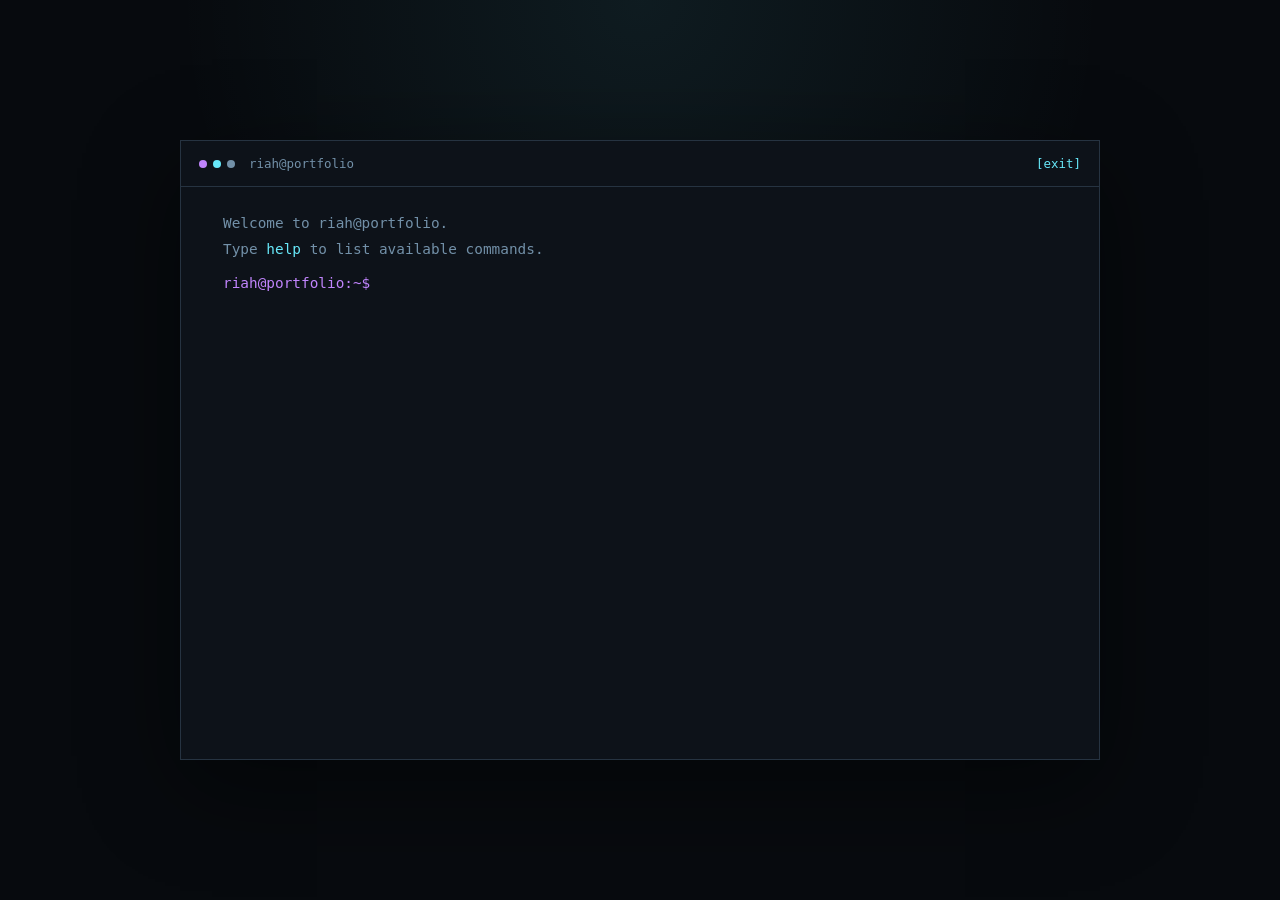
<file: terminal.html>
<!DOCTYPE html>
<html lang="fr">
<head>
  <meta charset="UTF-8">
  <meta name="viewport" content="width=device-width, initial-scale=1.0">
  <title>Terminal — Portfolio</title>
  <link rel="icon" href="assets/favicon/favicon.ico" sizes="any">
  <link rel="icon" type="image/png" sizes="32x32" href="assets/favicon/favicon-32x32.png">
  <link rel="apple-touch-icon" href="assets/favicon/apple-touch-icon.png">
  <link rel="manifest" href="assets/favicon/site.webmanifest">
  <script src="scripts/theme.js"></script>
  <link rel="stylesheet" href="styles/terminal.css">
</head>
<body>
  <main class="terminal-window" aria-label="Terminal interactif">
    <div class="terminal-bar">
      <span class="terminal-dots" aria-hidden="true"><i></i><i></i><i></i></span>
      <span>riah@portfolio</span>
      <a href="index.html" aria-label="Retour au portfolio">[exit]</a>
    </div>
    <section class="terminal-output" id="terminalOutput" aria-live="polite">
      <p>Welcome to riah@portfolio.</p>
      <p>Type <strong>help</strong> to list available commands.</p>
    </section>
    <form class="terminal-line" id="terminalForm">
      <label for="terminalCommand" id="terminalPrompt">riah@portfolio:~$</label>
      <input id="terminalCommand" name="command" type="text" autocomplete="off" spellcheck="false" autofocus aria-label="Commande terminal">
    </form>
  </main>
  <script src="scripts/terminal.js?v=6"></script>
</body>
</html>
</file>
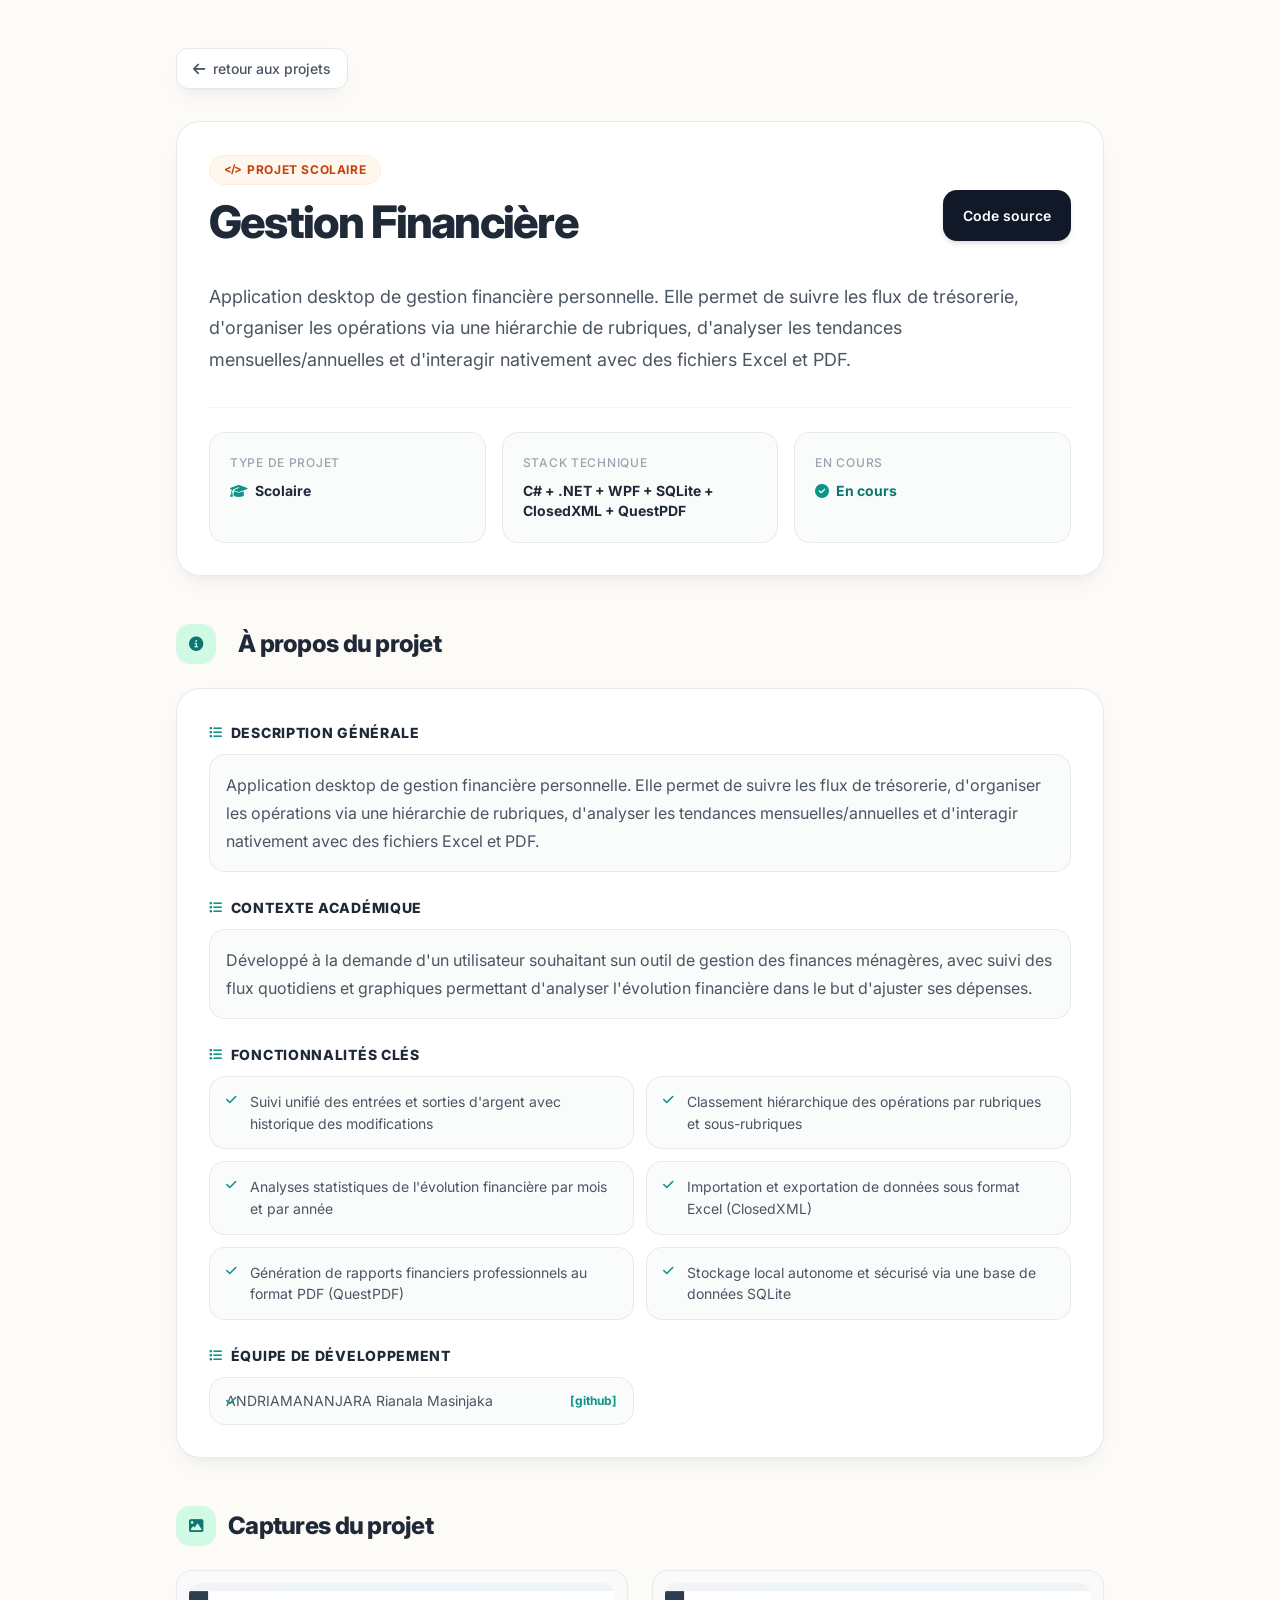
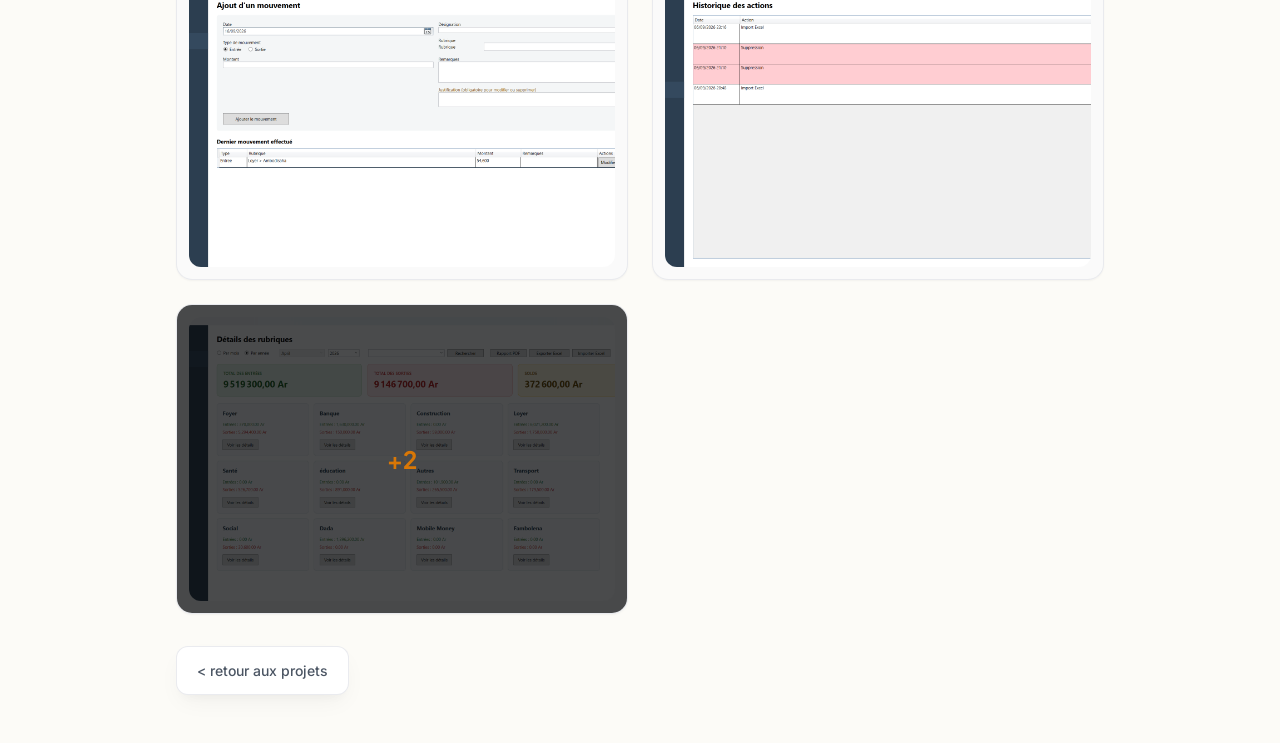
<file: views/projects/gestion-financiere.html>
<!DOCTYPE html>
<html lang="fr">
<head>
  <meta charset="UTF-8">
  <meta name="viewport" content="width=device-width, initial-scale=1.0">
  <link rel="icon" href="../../assets/favicon/favicon.ico" sizes="any">
  <link rel="icon" type="image/png" sizes="32x32" href="../../assets/favicon/favicon-32x32.png">
  <link rel="apple-touch-icon" href="../../assets/favicon/apple-touch-icon.png">
  <link rel="manifest" href="../../assets/favicon/site.webmanifest">
  <title>Gestion financière — Portfolio</title>
  <script src="../../scripts/theme.js"></script>
  <link rel="stylesheet" href="https://cdnjs.cloudflare.com/ajax/libs/font-awesome/6.5.2/css/all.min.css">
  <link rel="stylesheet" href="../../styles/main.css">
  <link rel="stylesheet" href="../../styles/themes/theme-tokens.css">
  <link rel="stylesheet" href="../../styles/themes/classic.css?v=2">
  <link rel="stylesheet" href="../../styles/themes/classic-project.css?v=1">
</head>
<body data-project="gestion-financiere">
  <main class="project-page">
    <div class="container">
      <header class="project-page-header">
        <p class="project-page-kicker">$ project --open gestion-financiere</p>
        <h1>Gestion financière</h1>
        <p class="project-page-meta">Projet personnel — C# / WPF / SQLite</p>
        <div class="project-page-actions"><a class="flag-link" href="#">--github </a></div>
        <div class="project-readout"><span>type = "personal_project"</span><span>stack = "C# + WPF + SQLite"</span><span>status = "in_progress"</span></div>
      </header>
      <h2 class="project-description-title">À propos du projet</h2>
      <section class="project-description">
        <div class="project-window-bar"><span class="config-dots" aria-hidden="true"><i></i><i></i><i></i></span><span>project.config</span><button class="config-status project-refresh" type="button" aria-label="Rejouer l'animation du terminal">[refresh]</button></div>
        <span class="project-extra-command project-about-command">$ cat about.txt</span>
        <p>Application desktop personnelle de suivi financier, conçue avec C# et WPF et reliée à une base SQLite. Elle pourra présenter les écrans de saisie, de suivi et de consultation des dépenses.</p>
      </section>
      <section class="project-page-section">
        <h2>Captures du projet</h2>
        <div class="project-gallery">
          <div class="project-shot">Page d'accueil de l'application<br>capture à ajouter</div>
          <div class="project-shot">Capture d'une fonctionnalité<br>à ajouter</div>
          <div class="project-shot">Capture de la base de données<br>à ajouter</div>
        </div>
      </section>
      <a class="project-back" href="../../index.html#projets">&lt; retour aux projets</a>
    </div>
  </main>
  <script src="../../scripts/main.js?v=10" defer></script>
  <script src="../../scripts/terminal-animations.js?v=1" defer></script>
</body>
</html>
</file>
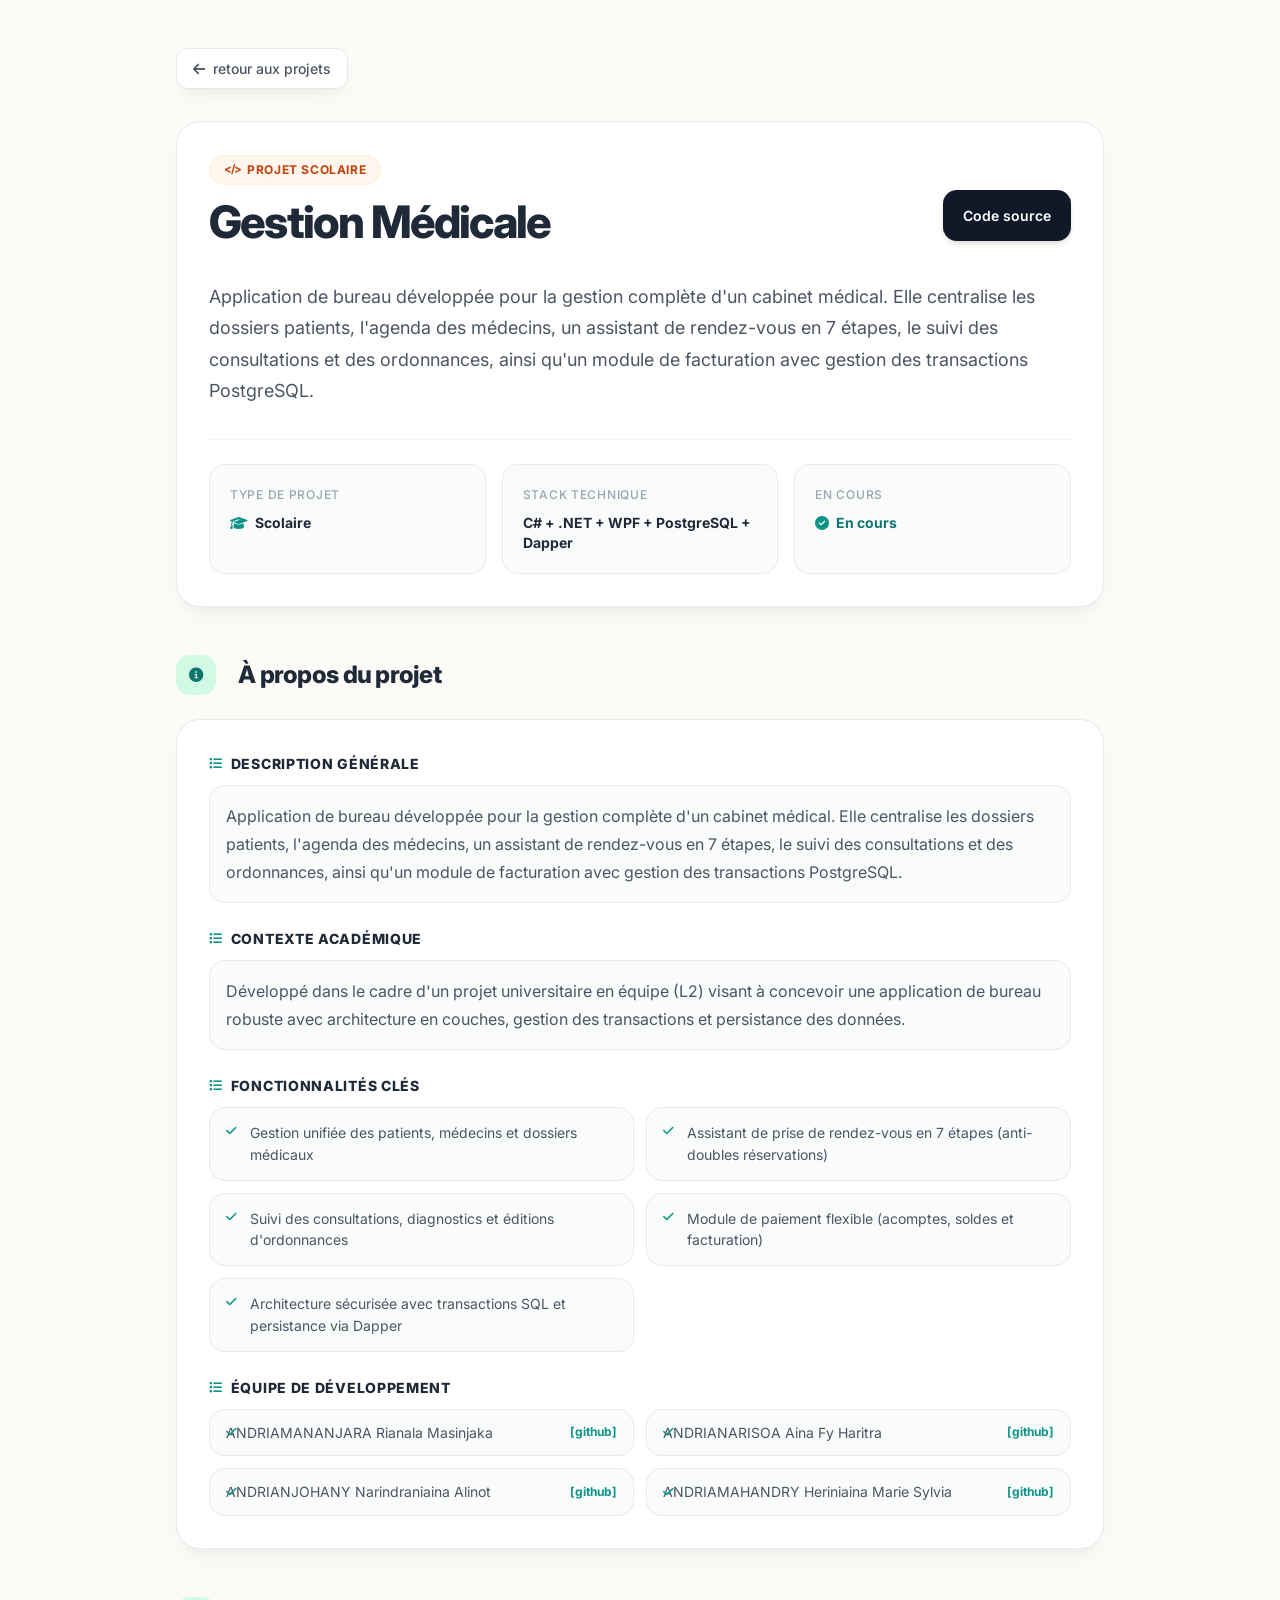
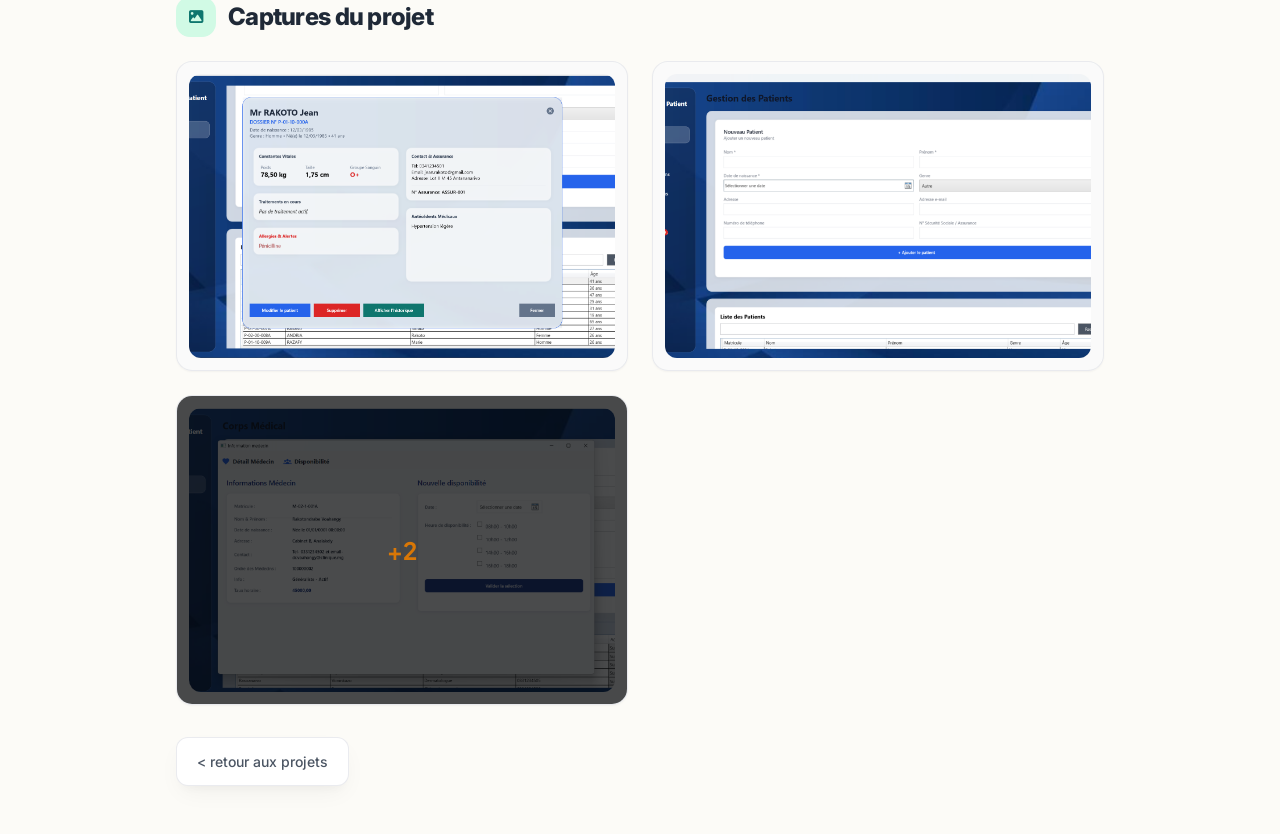
<file: views/projects/gestion-medicale.html>
<!DOCTYPE html>
<html lang="fr">
<head>
  <meta charset="UTF-8">
  <meta name="viewport" content="width=device-width, initial-scale=1.0">
  <link rel="icon" href="../../assets/favicon/favicon.ico" sizes="any">
  <link rel="icon" type="image/png" sizes="32x32" href="../../assets/favicon/favicon-32x32.png">
  <link rel="apple-touch-icon" href="../../assets/favicon/apple-touch-icon.png">
  <link rel="manifest" href="../../assets/favicon/site.webmanifest">
  <title>Gestion Médicale — Portfolio</title>
  <script src="../../scripts/theme.js"></script>
  <link rel="stylesheet" href="https://cdnjs.cloudflare.com/ajax/libs/font-awesome/6.5.2/css/all.min.css">
  <link rel="stylesheet" href="../../styles/main.css">
  <link rel="stylesheet" href="../../styles/themes/theme-tokens.css">
  <link rel="stylesheet" href="../../styles/themes/classic.css?v=2">
  <link rel="stylesheet" href="../../styles/themes/classic-project.css?v=1">
</head>
<body data-project="gestion-medicale">
  <main class="project-page">
    <div class="container">
      <header class="project-page-header">
        <p class="project-page-kicker">$ project --open gestion-medicale</p>
        <h1>Gestion Médicale</h1>
        <p class="project-page-meta">Projet scolaire — C# / WPF / PostgreSQL</p>
        <div class="project-page-actions"><a class="flag-link" href="#">--github </a></div>
        <div class="project-readout"><span>type = "school_project"</span><span>stack = "C# + WPF + PostgreSQL"</span><span>status = "in_progress"</span></div>
      </header>
      <h2 class="project-description-title">À propos du projet</h2>
      <section class="project-description">
        <div class="project-window-bar"><span class="config-dots" aria-hidden="true"><i></i><i></i><i></i></span><span>project.config</span><button class="config-status project-refresh" type="button" aria-label="Rejouer l'animation du terminal">[refresh]</button></div>
        <span class="project-extra-command project-about-command">$ cat about.txt</span>
        <p>Application desktop scolaire de gestion médicale, développée en C# et WPF avec une base de données PostgreSQL. Cette page présentera le parcours principal de l'application et ses écrans de gestion.</p>
      </section>
      <section class="project-page-section">
        <h2>Captures du projet</h2>
        <div class="project-gallery">
          <button class="project-shot-link" type="button"><img class="project-shot" src="../../assets/Gestion-Patients/dossier.png" alt="Dossier médical"></button>
          <button class="project-shot-link" type="button"><img class="project-shot" src="../../assets/Gestion-Patients/patient.png" alt="Gestion des patients"></button>
          <button class="project-shot-link" type="button"><img class="project-shot" src="../../assets/Gestion-Patients/medecin.png" alt="Gestion des médecins"></button>
          <button class="project-shot-link" type="button"><img class="project-shot" src="../../assets/Gestion-Patients/rdv.png" alt="Gestion des rendez-vous"></button>
          <button class="project-shot-link" type="button"><img class="project-shot" src="../../assets/Gestion-Patients/bdd.png" alt="Base de données de Gestion Médicale"></button>
        </div>
      </section>
      <a class="project-back" href="../../index.html#projets">&lt; retour aux projets</a>
    </div>
  </main>
  <script src="../../scripts/main.js?v=10" defer></script>
  <script src="../../scripts/terminal-animations.js?v=1" defer></script>
</body>
</html>
</file>
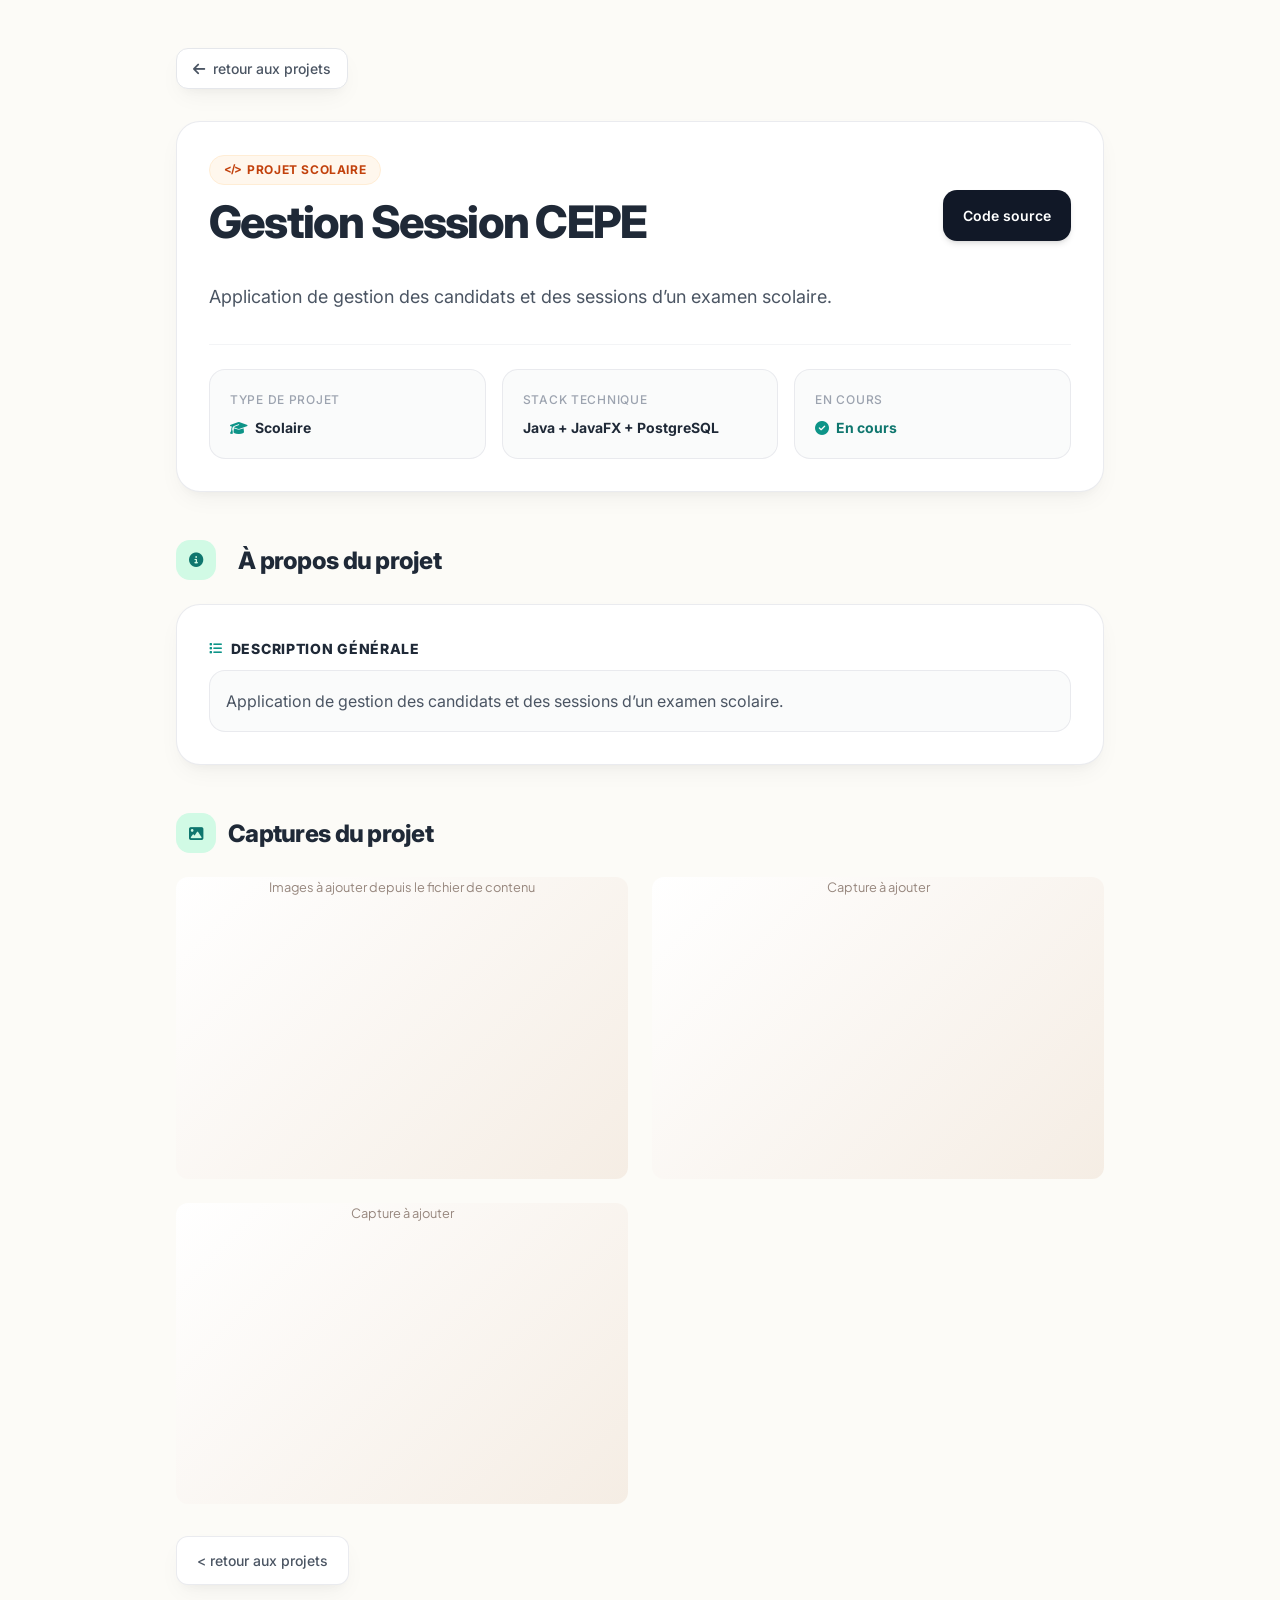
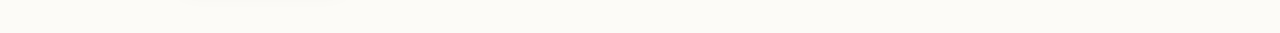
<file: views/projects/gestion-session-cepe.html>
<!DOCTYPE html>
<html lang="fr">
<head>
  <meta charset="UTF-8">
  <meta name="viewport" content="width=device-width, initial-scale=1.0">
  <link rel="icon" href="../../assets/favicon/favicon.ico" sizes="any">
  <link rel="icon" type="image/png" sizes="32x32" href="../../assets/favicon/favicon-32x32.png">
  <link rel="apple-touch-icon" href="../../assets/favicon/apple-touch-icon.png">
  <link rel="manifest" href="../../assets/favicon/site.webmanifest">
  <title>Gestion Session CEPE — Portfolio</title>
  <script src="../../scripts/theme.js"></script>
  <link rel="stylesheet" href="https://cdnjs.cloudflare.com/ajax/libs/font-awesome/6.5.2/css/all.min.css">
  <link rel="stylesheet" href="../../styles/main.css">
  <link rel="stylesheet" href="../../styles/themes/theme-tokens.css">
  <link rel="stylesheet" href="../../styles/themes/classic.css?v=2">
  <link rel="stylesheet" href="../../styles/themes/classic-project.css?v=1">
</head>
<body data-project="gestion-session-cepe">
  <main class="project-page">
    <div class="container">
      <header class="project-page-header">
        <p class="project-page-kicker">$ project --open gestion-session-cepe</p>
        <h1>Gestion Session CEPE</h1>
        <p class="project-page-meta">Projet scolaire — Java / JavaFX / Maven / PostgreSQL</p>
        <div class="project-page-actions"><a class="flag-link" href="#">--github </a></div>
        <div class="project-readout"><span>type = "school_project"</span><span>stack = "Java + JavaFX + PostgreSQL"</span><span>status = "in_progress"</span></div>
      </header>
      <h2 class="project-description-title">À propos du projet</h2>
      <section class="project-description">
        <div class="project-window-bar"><span class="config-dots" aria-hidden="true"><i></i><i></i><i></i></span><span>project.config</span><button class="config-status project-refresh" type="button" aria-label="Rejouer l'animation du terminal">[refresh]</button></div>
        <span class="project-extra-command project-about-command">$ cat about.txt</span>
        <p>Application scolaire développée en Java avec JavaFX et Maven pour accompagner la gestion des sessions CEPE. Les données sont stockées dans PostgreSQL et les captures montreront le parcours principal de l'application.</p>
      </section>
      <section class="project-page-section">
        <h2>Captures du projet</h2>
        <div class="project-gallery">
          <div class="project-shot">Page d'accueil de l'application<br>capture à ajouter</div>
          <div class="project-shot">Capture d'une fonctionnalité<br>à ajouter</div>
          <div class="project-shot">Capture de la base de données<br>à ajouter</div>
        </div>
      </section>
      <a class="project-back" href="../../index.html#projets">&lt; retour aux projets</a>
    </div>
  </main>
  <script src="../../scripts/main.js?v=10" defer></script>
  <script src="../../scripts/terminal-animations.js?v=1" defer></script>
</body>
</html>
</file>
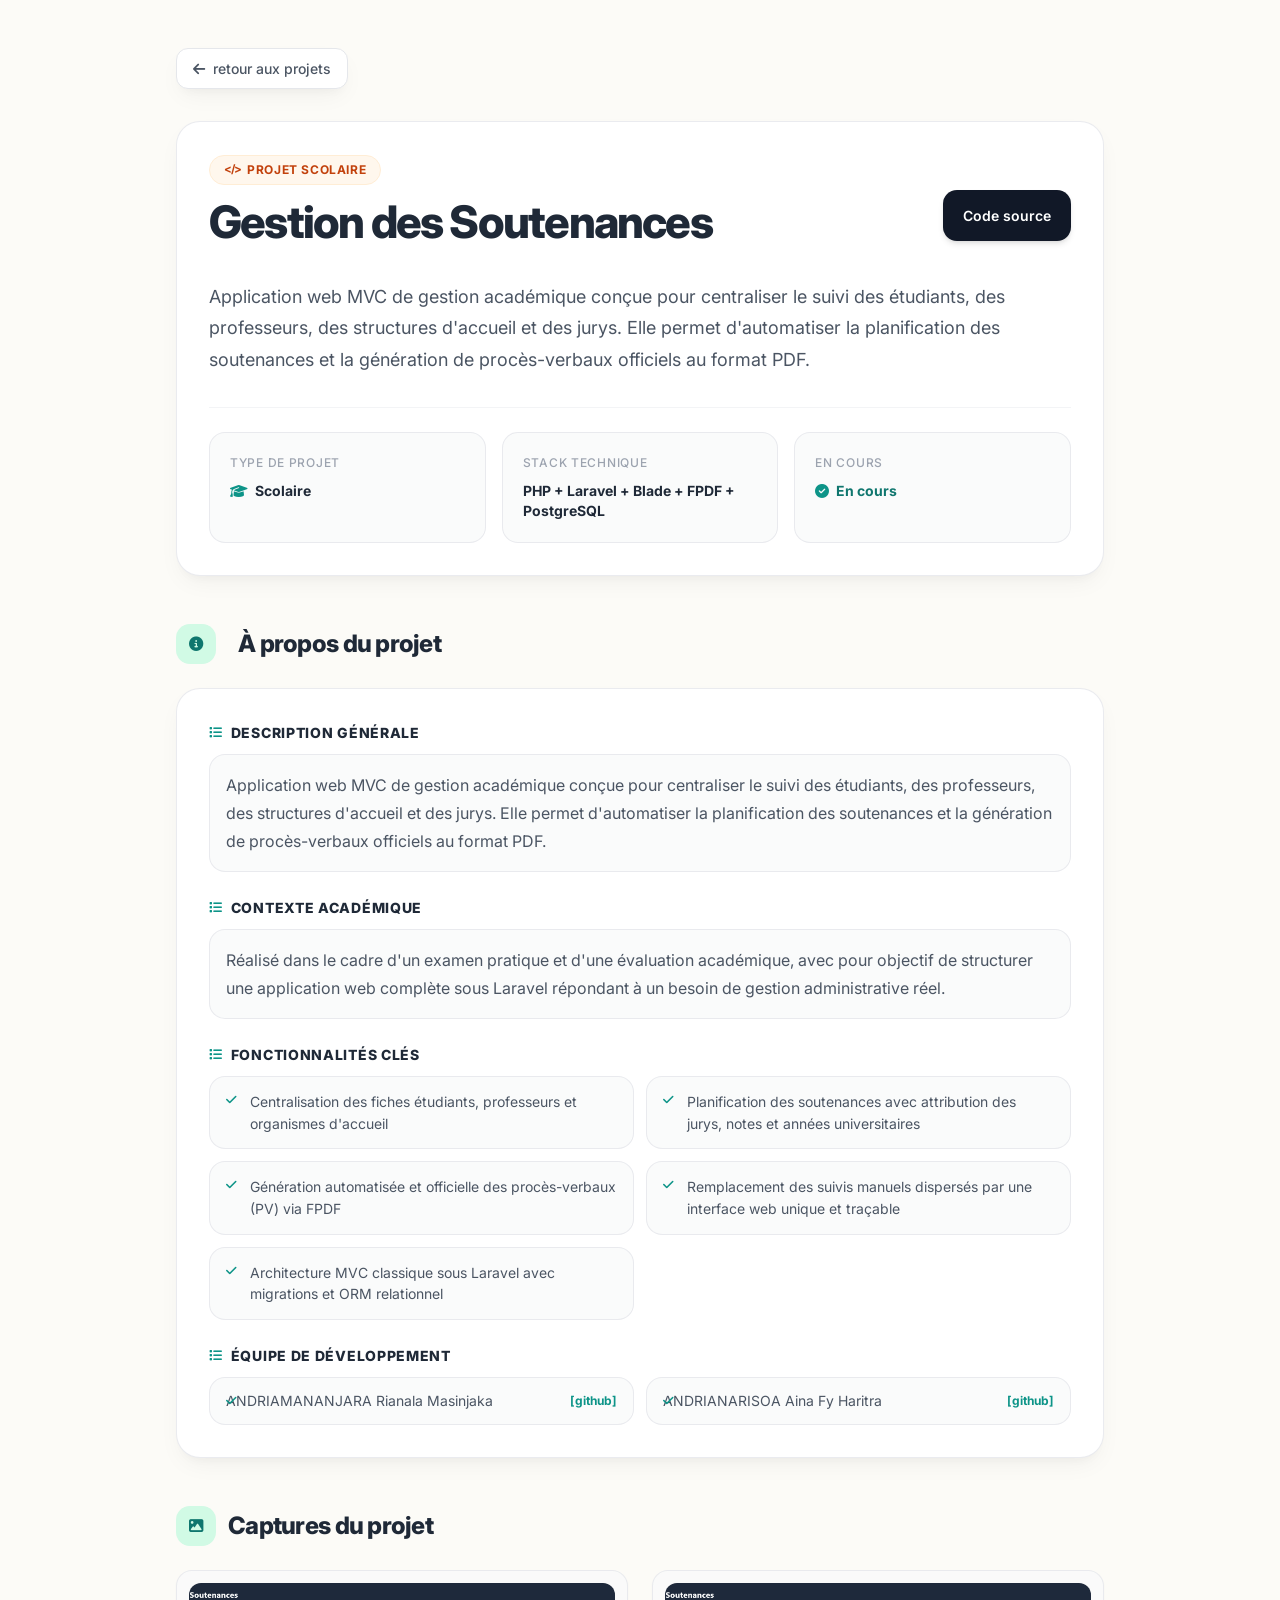
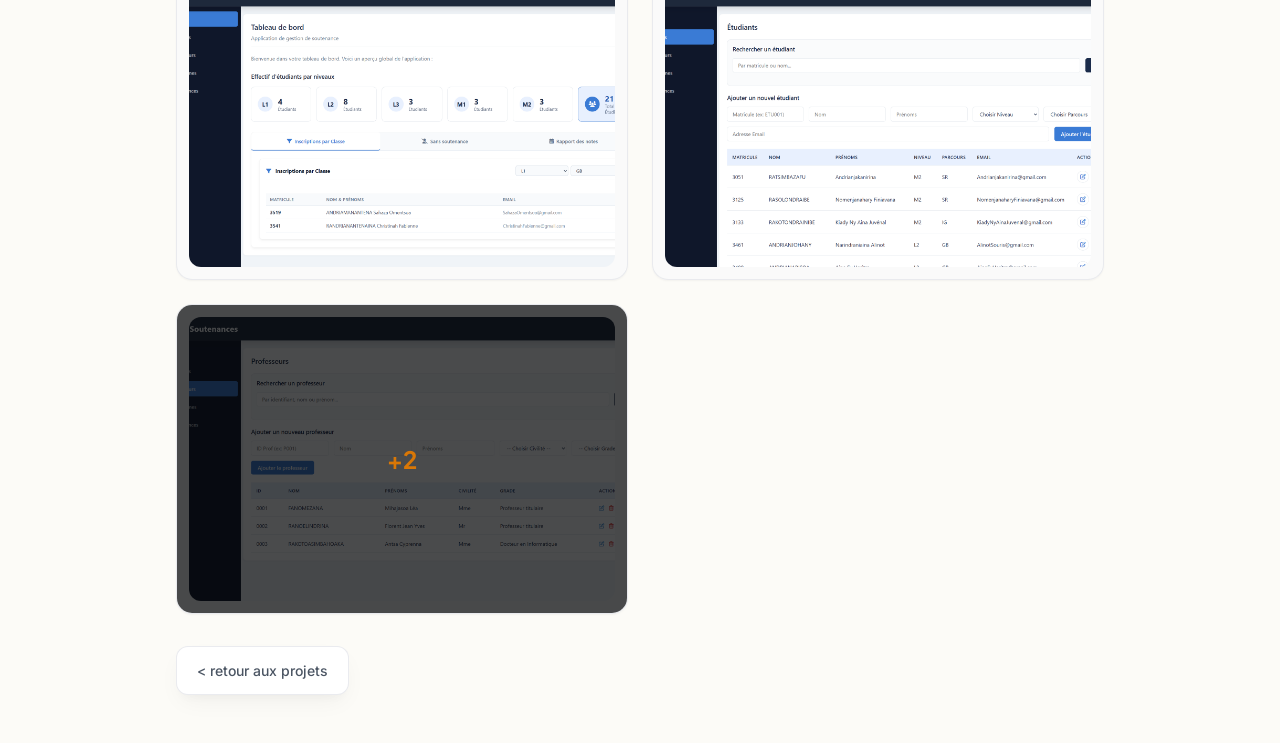
<file: views/projects/gestion-soutenances.html>
<!DOCTYPE html>
<html lang="fr">
<head>
  <meta charset="UTF-8">
  <meta name="viewport" content="width=device-width, initial-scale=1.0">
  <link rel="icon" href="../../assets/favicon/favicon.ico" sizes="any">
  <link rel="icon" type="image/png" sizes="32x32" href="../../assets/favicon/favicon-32x32.png">
  <link rel="apple-touch-icon" href="../../assets/favicon/apple-touch-icon.png">
  <link rel="manifest" href="../../assets/favicon/site.webmanifest">
  <title>Gestion des Soutenances — Portfolio</title>
  <script src="../../scripts/theme.js"></script>
  <link rel="stylesheet" href="https://cdnjs.cloudflare.com/ajax/libs/font-awesome/6.5.2/css/all.min.css">
  <link rel="stylesheet" href="../../styles/main.css">
  <link rel="stylesheet" href="../../styles/themes/theme-tokens.css">
  <link rel="stylesheet" href="../../styles/themes/classic.css?v=2">
  <link rel="stylesheet" href="../../styles/themes/classic-project.css?v=1">
</head>
<body data-project="gestion-soutenances">
  <main class="project-page">
    <div class="container">
      <header class="project-page-header">
        <p class="project-page-kicker">$ project --open gestion-soutenances</p>
        <h1>Gestion des Soutenances</h1>
        <p class="project-page-meta">Projet scolaire — PHP / Laravel / PostgreSQL</p>
        <div class="project-page-actions"><a class="flag-link" href="#">--github </a></div>
        <div class="project-readout"><span>type = "school_project"</span><span>stack = "PHP + Laravel + PostgreSQL"</span><span>status = "in_progress"</span></div>
      </header>
      <h2 class="project-description-title">À propos du projet</h2>
      <section class="project-description">
        <div class="project-window-bar"><span class="config-dots" aria-hidden="true"><i></i><i></i><i></i></span><span>project.config</span><button class="config-status project-refresh" type="button" aria-label="Rejouer l'animation du terminal">[refresh]</button></div>
        <span class="project-extra-command project-about-command">$ cat about.txt</span>
        <p>Application web scolaire de gestion des soutenances, développée avec PHP et Laravel et connectée à PostgreSQL. La page pourra présenter l'accueil, le suivi des soutenances et les écrans administratifs.</p>
      </section>
      <section class="project-page-section">
        <h2>Captures du projet</h2>
        <div class="project-gallery">
          <button class="project-shot-link" type="button"><img class="project-shot" src="../../assets/gestion-soutenance/dashboard.png" alt="Tableau de bord des soutenances"></button>
          <button class="project-shot-link" type="button"><img class="project-shot" src="../../assets/gestion-soutenance/etudiant.png" alt="Gestion des étudiants"></button>
          <button class="project-shot-link" type="button"><img class="project-shot" src="../../assets/gestion-soutenance/professeurs.png" alt="Gestion des professeurs"></button>
          <button class="project-shot-link" type="button"><img class="project-shot" src="../../assets/gestion-soutenance/soutenance.png" alt="Suivi des soutenances"></button>
          <button class="project-shot-link" type="button"><img class="project-shot" src="../../assets/gestion-soutenance/pv.png" alt="Procès-verbal de soutenance"></button>
        </div>
      </section>
      <a class="project-back" href="../../index.html#projets">&lt; retour aux projets</a>
    </div>
  </main>
  <script src="../../scripts/main.js?v=10" defer></script>
  <script src="../../scripts/terminal-animations.js?v=1" defer></script>
</body>
</html>
</file>
<file: styles/terminal.css>
:root {
  --terminal-bg: #070a0e;
  --terminal-panel: #0d1219;
  --terminal-border: #263341;
  --terminal-text: #d6dbe3;
  --terminal-dim: #7290a8;
  --terminal-accent: #67e8f9;
  --terminal-command: #c084fc;
  --terminal-font: 'JetBrains Mono', ui-monospace, SFMono-Regular, Menlo, monospace;
}

@import url('https://fonts.googleapis.com/css2?family=JetBrains+Mono:wght@400;500;600;700&display=swap');

* { box-sizing: border-box; }
html, body { min-height: 100%; }
body {
  display: grid;
  min-height: 100vh;
  margin: 0;
  padding: clamp(18px, 5vw, 72px);
  place-items: center;
  background: radial-gradient(circle at 50% 0%, rgba(103, 232, 249, .08), transparent 42%), var(--terminal-bg);
  color: var(--terminal-text);
  font-family: var(--terminal-font);
}

.terminal-window {
  width: min(920px, 100%);
  min-height: min(620px, calc(100vh - 36px));
  overflow: hidden;
  background: var(--terminal-panel);
  border: 1px solid var(--terminal-border);
  box-shadow: 0 28px 90px rgba(0, 0, 0, .45);
}
.terminal-bar {
  display: flex;
  align-items: center;
  gap: 14px;
  min-height: 46px;
  padding: 0 18px;
  border-bottom: 1px solid var(--terminal-border);
  color: var(--terminal-dim);
  font-size: .78rem;
}
.terminal-bar a { margin-left: auto; color: var(--terminal-accent); text-decoration: none; }
.terminal-dots { display: flex; gap: 6px; }
.terminal-dots i { width: 8px; height: 8px; border-radius: 50%; background: var(--terminal-command); }
.terminal-dots i:nth-child(2) { background: var(--terminal-accent); }
.terminal-dots i:nth-child(3) { background: var(--terminal-dim); }
.terminal-output { padding: 28px clamp(18px, 4vw, 42px) 8px; color: var(--terminal-dim); font-size: .9rem; }
.terminal-output p { margin: 0 0 10px; }
.terminal-output strong { color: var(--terminal-accent); font-weight: 500; }
.terminal-response { color: var(--terminal-text); white-space: pre-wrap; }
.terminal-command-line { color: var(--terminal-text); white-space: pre-wrap; }
.terminal-command-prompt { color: var(--terminal-command); }
.terminal-error { color: #ff8b9e; }
.terminal-line { display: flex; align-items: baseline; gap: 10px; padding: 0 clamp(18px, 4vw, 42px) 32px; color: var(--terminal-command); font-size: .9rem; }
.terminal-line input { flex: 1; min-width: 0; padding: 0; border: 0; outline: 0; background: transparent; color: var(--terminal-accent); font: inherit; caret-color: var(--terminal-accent); }

@media (max-width: 520px) {
  .terminal-line { align-items: flex-start; flex-direction: column; gap: 5px; }
  .terminal-window { min-height: calc(100vh - 36px); }
}
</file>
<file: styles/main.css>
:root {
  --bg: #0b0d12;
  --bg-panel: #12151c;
  --bg-panel-hover: #171b24;
  --border: #232733;
  --text: #d6dbe3;
  --text-dim: #4da3ff;
  --text-faint: #3976b8;
  --accent: #c084fc;
  --highlight: #67e8f9;
  --radius: 8px;
  --nav-h: 64px;
  --font-mono: 'JetBrains Mono', ui-monospace, SFMono-Regular, Menlo, monospace;
  --font-sans: 'Inter', system-ui, -apple-system, sans-serif;
}

@view-transition { navigation: auto; }
::view-transition-old(project-card),
::view-transition-new(project-card) {
  animation-duration: .55s;
  animation-timing-function: cubic-bezier(.2, .75, .25, 1);
}

*, *::before, *::after { box-sizing: border-box; }
html { scroll-behavior: smooth; }
body {
  margin: 0;
  background: var(--bg);
  color: var(--text);
  font-family: var(--font-sans);
  line-height: 1.6;
  -webkit-font-smoothing: antialiased;
}
body.intro-active { overflow: hidden; }
body > nav,
body > main,
body > footer {
  transition: opacity .9s ease, transform .9s cubic-bezier(.2, .75, .25, 1);
}
body.intro-active > nav,
body.intro-active > main,
body.intro-active > footer {
  opacity: 0;
  transform: translateY(12px);
}
.content-error {
  max-width: 720px;
  margin: 0 auto;
  padding: 160px 24px;
  color: var(--text);
  font-family: var(--font-mono);
}
.content-error h1 { color: var(--highlight); font-size: 1.4rem; }
.content-error p { margin-top: 16px; color: var(--text-dim); }
.intro {
  position: fixed;
  inset: 0;
  z-index: 300;
  overflow: hidden;
  display: grid;
  place-items: center;
  padding: 24px;
  background: radial-gradient(circle at var(--intro-x, 50%) var(--intro-y, 50%), rgba(103, 232, 249, .035), transparent 18%), #050608;
  cursor: pointer;
  transition: opacity .9s ease, visibility .9s ease;
}
.intro::before {
  content: "";
  position: absolute;
  inset: -30%;
  z-index: 0;
  pointer-events: none;
  background: radial-gradient(ellipse at center, rgba(103, 232, 249, .045), transparent 42%);
  animation: intro-ambient 8s ease-in-out infinite alternate;
}
.intro::after {
  content: "";
  position: absolute;
  inset: 0;
  z-index: 1;
  pointer-events: none;
  background: radial-gradient(circle 120px at var(--intro-x, 50%) var(--intro-y, 50%), rgba(103, 232, 249, .075), transparent 72%);
  opacity: .8;
  transition: background-position .12s ease-out;
}
.intro-click-ripple {
  position: fixed;
  z-index: 400;
  width: 18px;
  height: 18px;
  border: 1px solid rgba(103, 232, 249, .6);
  border-radius: 50%;
  pointer-events: none;
  transform: translate(-50%, -50%);
  animation: intro-ripple .7s ease-out forwards;
}
@keyframes intro-ambient {
  from { transform: translate(-3%, -2%) scale(.96); opacity: .55; }
  to { transform: translate(3%, 2%) scale(1.04); opacity: 1; }
}
@keyframes intro-ripple {
  from { opacity: .8; transform: translate(-50%, -50%) scale(.4); box-shadow: 0 0 0 0 rgba(103, 232, 249, .18); }
  to { opacity: 0; transform: translate(-50%, -50%) scale(12); box-shadow: 0 0 0 18px rgba(103, 232, 249, 0); }
}
.intro.is-complete { opacity: 0; visibility: hidden; pointer-events: none; }
.intro-terminal {
  width: min(720px, 100%);
  position: relative;
  z-index: 2;
  overflow: hidden;
  background: #0b0d12;
  border: 1px solid #29313c;
  border-radius: var(--radius);
  box-shadow: 0 26px 80px rgba(0, 0, 0, .55), 0 0 0 1px rgba(103, 232, 249, .04);
  opacity: 0;
  transform: translateY(14px) scale(.98);
  transition: opacity .4s ease, transform .4s cubic-bezier(.2, .75, .25, 1);
}
.intro.is-welcome .intro-terminal { opacity: 1; transform: translateY(0) scale(1); }
.intro.is-welcome .intro-output {
  animation: intro-welcome 1.25s steps(7, end) both;
}
.intro.is-erasing .intro-output {
  animation: intro-erase .8s steps(7, end) both;
}
.intro.is-exiting .intro-terminal {
  animation: intro-terminal-exit .65s cubic-bezier(.2, .75, .25, 1) both;
  transform-origin: center bottom;
}
@keyframes intro-terminal-exit {
  0% { opacity: 1; transform: translateY(0) scale(1, 1); }
  55% { opacity: 1; transform: translateY(22px) scale(1.025, .82); }
  100% { opacity: 0; transform: translateY(92px) scale(.92, .08); }
}
.intro-window-bar {
  display: flex;
  align-items: center;
  gap: 14px;
  min-height: 46px;
  padding: 0 18px;
  background: #10141b;
  border-bottom: 1px solid #202733;
  color: #79a6c9;
  font-family: var(--font-mono);
  font-size: .78rem;
}
.intro-window-bar .config-status { margin-left: auto; color: var(--highlight); }
.intro-terminal-body {
  min-height: 270px;
  display: flex;
  flex-direction: column;
  justify-content: center;
  padding: clamp(28px, 7vw, 72px);
  font-family: var(--font-mono);
}
.intro-prompt { color: #3976b8; font-size: clamp(.8rem, 2vw, 1rem); }
.intro-output {
  display: block;
  margin-top: 18px;
  color: var(--highlight);
  font-size: clamp(1.92rem, 7.2vw, 4.8rem);
  font-weight: 700;
  line-height: 1;
  letter-spacing: 0;
}
.intro-character { display: inline-block; }
.intro-cursor {
  width: .75ch;
  height: clamp(1.92rem, 7.2vw, 4.8rem);
  margin-top: 18px;
  background: var(--highlight);
  animation: blink 1s steps(1) infinite;
}
.intro.is-command .intro-output {
  color: var(--text);
  margin-top: 18px;
  font-size: clamp(1.92rem, 7.2vw, 4.8rem);
  font-weight: 700;
  line-height: 1;
}
.intro.is-command .intro-output::after {
  content: "";
  display: inline-block;
  width: .75ch;
  height: clamp(1.92rem, 7.2vw, 4.8rem);
  margin-left: .16ch;
  vertical-align: -.08em;
  background: var(--highlight);
  animation: blink 1s steps(1) infinite;
}
.intro.is-command .intro-cursor { display: none; }
section[id] { scroll-margin-top: calc(var(--nav-h) + 12px); }
html.js .section:not(.is-visible) {
  opacity: 0;
  transform: translateY(22px);
}
.section {
  opacity: 1;
  transform: translateY(0);
  transition: opacity .65s ease-out, transform .65s cubic-bezier(.2, .75, .25, 1);
}
.hero-inner {
  animation: hero-enter .7s cubic-bezier(.2, .75, .25, 1) both;
}
@keyframes hero-enter {
  from { opacity: 0; transform: translateY(14px); }
  to { opacity: 1; transform: translateY(0); }
}
img, svg { display: block; max-width: 100%; }
a { color: inherit; text-decoration: none; }
ul { list-style: none; margin: 0; padding: 0; }
h1, h2, h3 { margin: 0; font-family: var(--font-mono); }
p { margin: 0; }
:focus-visible { outline: 2px solid var(--highlight); outline-offset: 3px; }

.skip-link {
  position: absolute;
  left: -999px;
  top: auto;
  z-index: 200;
  padding: 10px 16px;
  background: var(--highlight);
  color: #0b0d12;
  border-radius: var(--radius);
  font-family: var(--font-mono);
  font-size: .85rem;
}
.skip-link:focus { left: 16px; top: 16px; }

.container {
  width: 100%;
  max-width: 1100px;
  margin-inline: auto;
  padding-inline: clamp(20px, 5vw, 48px);
}

.nav {
  position: fixed;
  inset: 0 0 auto 0;
  z-index: 100;
  height: var(--nav-h);
  display: flex;
  align-items: center;
  background: rgba(11, 13, 18, .9);
  backdrop-filter: blur(6px);
  border-bottom: 1px solid var(--border);
}
.nav-inner {
  width: 100%;
  max-width: 1100px;
  margin-inline: auto;
  padding-inline: clamp(20px, 5vw, 48px);
  display: flex;
  align-items: center;
  justify-content: space-between;
}
.nav-brand {
  font-family: var(--font-mono);
  font-size: .95rem;
  font-weight: 600;
  color: var(--text);
}
.nav-brand span { color: var(--accent); }
.nav-terminal-input { color: var(--highlight) !important; }
.nav-terminal-cursor {
  display: inline-block;
  width: .58ch;
  height: 1em;
  margin-left: 3px;
  vertical-align: -.12em;
  background: var(--highlight);
  animation: blink 1s steps(1) infinite;
}
.nav-controls {
  display: flex;
  align-items: center;
  gap: 14px;
}
.nav-list { display: flex; gap: 28px; }
.nav-list a {
  padding: 6px 2px;
  border-bottom: 1px solid transparent;
  color: var(--text-dim);
  font-family: var(--font-mono);
  font-size: .9rem;
  transition: color .15s ease, border-color .15s ease;
}
.nav-list a:hover { color: var(--text); }
.nav-list a.is-active { color: var(--highlight); border-color: var(--highlight); }
.nav-toggle {
  display: none;
  width: 38px;
  height: 38px;
  background: none;
  border: 1px solid var(--border);
  border-radius: var(--radius);
  color: var(--text);
  cursor: pointer;
  font-family: var(--font-mono);
  font-size: 1rem;
}
.settings-menu { position: relative; }
.settings-toggle {
  display: grid;
  width: 34px;
  height: 34px;
  place-items: center;
  padding: 0;
  border: 0;
  border-radius: 50%;
  background: transparent;
  color: var(--text-dim);
  cursor: pointer;
  font-size: .95rem;
  transition: color .2s ease, background-color .2s ease, transform .2s ease;
}
.settings-toggle:hover,
.settings-toggle:focus-visible {
  background: var(--bg-panel-hover);
  color: var(--highlight);
  transform: rotate(28deg);
}
.settings-toggle:focus-visible { outline: 2px solid var(--highlight); outline-offset: 3px; }
.settings-panel {
  position: absolute;
  top: calc(100% + 12px);
  right: 0;
  z-index: 20;
  width: min(300px, calc(100vw - 40px));
  padding: 16px;
  background: var(--bg-panel);
  border: 1px solid var(--border);
  border-radius: var(--radius);
  box-shadow: 0 16px 36px rgba(0, 0, 0, .2);
}
.settings-panel[hidden] { display: none; }
.settings-theme {
  width: 100%;
  padding: 9px 12px;
  border: 1px solid var(--border);
  border-radius: 6px;
  background: var(--bg-panel-hover);
  color: var(--text);
  cursor: pointer;
  font: inherit;
  text-align: left;
}
.settings-language {
  width: 100%;
  margin-top: 8px;
  display: grid;
  grid-template-columns: repeat(2, 1fr);
  gap: 4px;
  padding: 4px;
  border: 1px solid var(--border);
  border-radius: 999px;
  background: var(--bg-panel-hover);
}
.settings-language-option {
  padding: 7px 10px;
  border: 0;
  border-radius: 999px;
  background: transparent;
  color: var(--text-dim);
  cursor: pointer;
  font: inherit;
  font-size: .75rem;
  font-weight: 700;
  letter-spacing: .04em;
}
.settings-language-option:hover,
.settings-language-option:focus-visible { color: var(--highlight); }
.settings-language-option.is-active {
  background: var(--bg-panel);
  color: var(--highlight);
  box-shadow: 0 2px 8px rgba(0, 0, 0, .08);
}
.settings-language-option:focus-visible { outline: 2px solid var(--highlight); outline-offset: 1px; }
.settings-theme:hover,
.settings-theme:focus-visible { border-color: var(--highlight); color: var(--highlight); }
.settings-tip {
  margin: 12px 0 0;
  color: var(--text-faint);
  font-family: var(--font-mono);
  font-size: .7rem;
  line-height: 1.5;
}
.command-guide {
  width: min(460px, calc(100vw - 40px));
  padding: 24px;
  border: 1px solid var(--border);
  border-radius: var(--radius);
  background: var(--bg-panel);
  color: var(--text);
  box-shadow: 0 24px 80px rgba(0, 0, 0, .28);
}
.command-guide::backdrop { background: rgba(4, 8, 18, .48); backdrop-filter: blur(4px); }
.command-guide-header { display: flex; align-items: flex-start; justify-content: space-between; gap: 20px; }
.command-guide-kicker { margin: 0 0 8px; color: var(--accent); font-family: var(--font-mono); font-size: .72rem; }
.command-guide h2 { margin: 0; color: var(--text); font-size: 1.35rem; }
.command-guide-close { padding: 0 4px; border: 0; background: transparent; color: var(--text-dim); cursor: pointer; font-size: 1.5rem; line-height: 1; }
.command-guide-close:hover, .command-guide-close:focus-visible { color: var(--highlight); }
.command-guide-intro { margin: 18px 0; color: var(--text-dim); font-size: .86rem; line-height: 1.6; }
.command-guide-list { display: grid; gap: 8px; margin: 0; padding: 0; list-style: none; }
.command-guide-list li { display: flex; align-items: flex-start; gap: 14px; padding: 10px 12px; border: 1px solid var(--border); border-radius: 8px; background: var(--bg-panel-hover); text-align: left; }
.command-guide-list code { min-width: 86px; color: var(--highlight); font-family: var(--font-mono); font-size: .8rem; }
.command-guide-list span { color: var(--text-dim); font-size: .82rem; text-align: left; }

.hero {
  position: relative;
  overflow: hidden;
  isolation: isolate;
  padding-top: calc(var(--nav-h) + 72px);
  padding-bottom: 88px;
}
.hero::before {
  content: "";
  position: absolute;
  top: -120px;
  left: 50%;
  translate: -50% 0;
  width: 900px;
  height: 420px;
  background: radial-gradient(closest-side, rgba(103, 232, 249, .1), transparent);
  pointer-events: none;
}
.hero-inner { position: relative; z-index: 1; max-width: 680px; }
.hero-kicker {
  margin-bottom: 14px;
  color: var(--text-faint);
  font-family: var(--font-mono);
  font-size: .85rem;
}
.cursor-blink {
  display: inline-block;
  width: .55ch;
  background: var(--highlight);
  animation: blink 1s steps(1) infinite;
}
@keyframes blink { 50% { opacity: 0; } }
.hero h1 {
  color: var(--text);
  font-size: clamp(2.2rem, 5.5vw, 3.4rem);
  font-weight: 700;
  line-height: 1.15;
}
.hero-role {
  margin-top: 10px;
  color: var(--highlight);
  font-family: var(--font-sans);
  font-size: clamp(1.05rem, 2.4vw, 1.25rem);
  font-weight: 500;
}
.hero-school {
  margin-top: 28px;
  padding: 18px 20px;
  background: var(--bg-panel);
  border: 1px solid var(--border);
  border-radius: var(--radius);
  color: var(--text-dim);
  font-family: var(--font-mono);
  font-size: .92rem;
}
.hero-school .line { display: block; }
.hero-school .prompt { color: var(--text-faint); }
.hero-school .out { color: var(--text); }
.hero-school .out b { color: var(--accent); font-weight: 600; }
.terminal-character { display: inline-block; }
.hero-school.is-terminal-started .out {
  opacity: 0;
  transform: translateY(4px);
  transition: opacity .22s ease, transform .22s ease;
}
.hero-school.is-terminal-started .out.is-terminal-visible {
  opacity: 1;
  transform: translateY(0);
}
.hero-bio { max-width: 58ch; margin-top: 26px; color: var(--text); font-size: 1rem; }
.hero-links { display: flex; flex-wrap: wrap; gap: 12px; margin-top: 30px; }
.flag-link {
  position: relative;
  z-index: 0;
  overflow: hidden;
  padding: 9px 14px;
  border: 1px solid var(--border);
  border-radius: var(--radius);
  color: var(--text-dim);
  font-family: var(--font-mono);
  font-size: .85rem;
  transition: border-color .2s ease, color .2s ease, transform .16s ease, box-shadow .2s ease;
}
.flag-link i { display: none; }
.flag-link::before {
  content: "";
  position: absolute;
  z-index: -1;
  inset: 0;
  background: linear-gradient(90deg, var(--highlight), rgba(103, 232, 249, .72));
  transform: scaleX(0);
  transform-origin: left;
  transition: transform .42s cubic-bezier(.2, .75, .25, 1);
}
.flag-link:hover,
.flag-link:focus-visible {
  border-color: var(--highlight);
  color: var(--bg);
  box-shadow: 0 0 18px rgba(103, 232, 249, .16);
}
.flag-link:hover::before,
.flag-link:focus-visible::before { transform: scaleX(1); }
.flag-link.is-clicked {
  transform: scale(.96);
  box-shadow: 0 0 0 4px rgba(103, 232, 249, .14), 0 0 22px rgba(103, 232, 249, .3);
}

.hero-gallery {
  position: absolute;
  z-index: -1;
  inset: 18% 0 10%;
  pointer-events: none;
}
.hero-image-pane {
  position: absolute;
  top: 0;
  bottom: 0;
  width: 31%;
  overflow: hidden;
  opacity: .42;
  filter: brightness(.68) saturate(.82);
}
.hero-image-pane--left {
  left: -2%;
}
.hero-image-pane--right {
  right: -2%;
}
.hero-image-pane,
.hero-image-pane img {
  mask-image: radial-gradient(ellipse at center, black 34%, rgba(0, 0, 0, .72) 58%, transparent 100%);
  -webkit-mask-image: radial-gradient(ellipse at center, black 34%, rgba(0, 0, 0, .72) 58%, transparent 100%);
}
.hero-image-pane img {
  position: absolute;
  inset: 0;
  width: 100%;
  height: 100%;
  display: block;
  object-fit: cover;
  filter: blur(1.5px);
  transform: scale(1.05);
  transition: opacity 1.4s ease-in-out, filter 1.4s ease-in-out;
}
.hero-image-current { z-index: 1; opacity: 1; }
.hero-image-next { z-index: 2; opacity: 0; }
.hero-image-pane.is-changing .hero-image-next { opacity: 1; filter: blur(1.5px); }

.section { padding-block: 72px; border-top: 1px solid var(--border); }
#projets {
  position: relative;
  overflow: hidden;
  isolation: isolate;
  background:
    radial-gradient(circle at 12% 22%, rgba(192, 132, 252, .08), transparent 28%),
    radial-gradient(circle at 88% 76%, rgba(103, 232, 249, .065), transparent 30%),
    var(--bg);
}
#projets::before {
  content: "";
  position: absolute;
  inset: 0;
  z-index: -1;
  opacity: .34;
  background-image:
    linear-gradient(rgba(103, 232, 249, .045) 1px, transparent 1px),
    linear-gradient(90deg, rgba(192, 132, 252, .045) 1px, transparent 1px);
  background-size: 44px 44px;
  mask-image: linear-gradient(180deg, transparent, black 16%, black 82%, transparent);
  -webkit-mask-image: linear-gradient(180deg, transparent, black 16%, black 82%, transparent);
}
#projets::after {
  content: "";
  position: absolute;
  top: 0;
  left: -20%;
  width: 140%;
  height: 1px;
  z-index: -1;
  background: linear-gradient(90deg, transparent, rgba(103, 232, 249, .45), rgba(192, 132, 252, .45), transparent);
  box-shadow: 0 0 24px rgba(103, 232, 249, .22);
  animation: project-scan 9s ease-in-out infinite;
}
#projets > .container { position: relative; z-index: 1; }
@keyframes project-scan {
  0%, 100% { top: 0; opacity: .25; }
  50% { top: calc(100% - 1px); opacity: .7; }
}
.section-head { max-width: 620px; margin-bottom: 40px; }
.section-head h2 { font-size: clamp(1.5rem, 3.6vw, 2rem); font-weight: 700; }
.section-head h2 .mark, .projects-group h3 .mark { color: var(--accent); }
.section-head p { margin-top: 10px; color: var(--text-dim); font-size: .95rem; }
.skills-grid, .project-grid { display: grid; gap: 20px; }
.skills-grid { grid-template-columns: repeat(auto-fit, minmax(220px, 1fr)); }
.skills-config {
  overflow: hidden;
  background: linear-gradient(135deg, rgba(18, 21, 28, .98), rgba(18, 21, 28, .84));
  border: 1px solid var(--border);
  border-radius: var(--radius);
  box-shadow: 0 22px 50px rgba(4, 8, 18, .28), inset 0 1px 0 rgba(255, 255, 255, .025);
}
.config-window-bar {
  display: flex;
  align-items: center;
  gap: 14px;
  min-height: 46px;
  padding: 0 18px;
  background: rgba(11, 13, 18, .72);
  border-bottom: 1px solid var(--border);
  color: var(--text-dim);
  font-family: var(--font-mono);
  font-size: .78rem;
}
.config-dots { display: flex; gap: 6px; }
.config-dots i { width: 7px; height: 7px; display: block; border-radius: 50%; background: var(--border); }
.config-dots i:first-child { background: var(--accent); }
.config-dots i:nth-child(2) { background: var(--highlight); }
.config-status { margin-left: auto; color: var(--highlight); font-size: .7rem; }
.config-body { display: grid; grid-template-columns: minmax(0, 1.55fr) minmax(220px, .8fr); gap: 28px; padding: 24px; }
.config-lines { min-width: 0; display: grid; align-content: center; gap: 12px; }
.config-line { display: grid; grid-template-columns: 28px 110px 16px minmax(0, 1fr); gap: 8px; align-items: start; color: var(--text); font-family: var(--font-mono); font-size: .78rem; line-height: 1.65; }
.config-command {
  min-height: 1.65em;
  color: var(--text-faint);
  font-family: var(--font-mono);
  font-size: .78rem;
  line-height: 1.65;
}
.skills-config.is-terminal-started .config-line {
  opacity: 0;
  transform: translateY(4px);
  transition: opacity .2s ease, transform .2s ease;
}
.skills-config.is-terminal-started .config-line.is-terminal-visible {
  opacity: 1;
  transform: translateY(0);
}
.line-number { color: var(--text-faint); text-align: right; user-select: none; }
.config-key { color: var(--accent); }
.config-symbol { color: var(--text-faint); }
.config-value { min-width: 0; color: var(--highlight); overflow-wrap: anywhere; }
.config-list span { color: var(--text); }
.config-list span::before { color: var(--accent); }
.config-comment { grid-template-columns: 28px 1fr; color: var(--text-faint); }
.config-comment > span:last-child { color: var(--text-faint); }
.config-preview { min-width: 0; margin: 0; align-self: stretch; }
.config-preview-frame { position: relative; height: 100%; min-height: 210px; overflow: hidden; border: 1px solid rgba(192, 132, 252, .32); border-radius: 6px; background: var(--bg); }
.config-preview-frame::after { content: ""; position: absolute; inset: 0; background: linear-gradient(135deg, rgba(11, 13, 18, .18), rgba(103, 232, 249, .12)); pointer-events: none; }
.config-preview img { width: 100%; height: 100%; display: block; object-fit: cover; filter: brightness(.58) saturate(.8); transition: transform .4s ease, filter .4s ease; }
.skills-config:hover .config-preview img { transform: scale(1.04); filter: brightness(.7) saturate(.95); }
.config-preview figcaption { margin-top: 9px; color: var(--text-faint); font-family: var(--font-mono); font-size: .68rem; }
.config-preview figcaption span { color: var(--accent); }
.skill-card, .project-card {
  background: var(--bg-panel);
  border: 1px solid var(--border);
  border-radius: var(--radius);
}
.skill-card { padding: 20px; }
.skill-card h3 { margin-bottom: 14px; color: var(--accent); font-size: .8rem; font-weight: 600; letter-spacing: .03em; }
.tag-list, .project-tags { display: flex; flex-wrap: wrap; gap: 8px; }
.tag {
  padding: 5px 10px;
  background: var(--bg-panel-hover);
  border: 1px solid var(--border);
  border-radius: 5px;
  color: var(--text-dim);
  font-family: var(--font-mono);
  font-size: .8rem;
}
.tag--add { background: transparent; border-style: dashed; color: var(--text-faint); }
.projects-group { margin-bottom: 52px; }
.projects-group:last-child { margin-bottom: 0; }
.projects-group h3 { margin-bottom: 20px; color: var(--text); font-size: 1.05rem; font-weight: 600; }
.projects-group h3 .mark { color: var(--highlight); }
.project-grid { grid-template-columns: repeat(auto-fit, minmax(270px, 1fr)); }
.project-card {
  position: relative;
  display: flex;
  flex-direction: column;
  gap: 12px;
  min-height: 250px;
  padding: 20px;
  overflow: hidden;
  isolation: isolate;
  cursor: pointer;
  transition: transform .3s cubic-bezier(.2, .75, .25, 1), border-color .2s ease, box-shadow .3s ease;
}
.project-card.is-opening {
  z-index: 500;
  border-color: var(--highlight);
  box-shadow: 0 26px 80px rgba(4, 8, 18, .7);
  transform: scale(1.12);
  transition-duration: .46s;
}
.project-card.is-returning {
  animation: project-card-return .65s cubic-bezier(.2, .75, .25, 1) both;
}
@keyframes project-card-return {
  from { opacity: 0; transform: scale(.94); }
  to { opacity: 1; transform: scale(1); }
}
.project-card:hover,
.project-card:focus-within {
  z-index: 2;
  border-color: var(--highlight);
  box-shadow: 0 18px 40px rgba(4, 8, 18, .45);
  transform: scale(1.045);
}
.project-card h4 {
  position: relative;
  z-index: 1;
  color: var(--text);
  font-family: var(--font-mono);
  font-size: 1rem;
  font-weight: 600;
  transition: transform .3s cubic-bezier(.2, .75, .25, 1), color .2s ease;
}
.project-card:hover h4,
.project-card:focus-within h4 {
  color: var(--highlight);
  transform: translateX(-14px);
}
.project-preview {
  position: absolute;
  z-index: -1;
  top: 0;
  right: 0;
  bottom: 0;
  width: 62%;
  padding: 20px 16px 20px 0;
  opacity: 0;
  pointer-events: none;
  transform: translateX(28px);
  background: linear-gradient(90deg, transparent 0%, rgba(18, 21, 28, .35) 28%, rgba(18, 21, 28, .92) 72%);
  -webkit-mask-image: linear-gradient(90deg, transparent 0%, black 42%, black 100%);
  mask-image: linear-gradient(90deg, transparent 0%, black 42%, black 100%);
  transition: opacity .3s ease, transform .38s cubic-bezier(.2, .75, .25, 1);
}
.project-card:hover .project-preview,
.project-card:focus-within .project-preview {
  opacity: 1;
  transform: translateX(0);
}
.preview-screen {
  height: 100%;
  min-height: 170px;
  display: flex;
  flex-direction: column;
  gap: 12px;
  padding: 14px;
  background: linear-gradient(145deg, rgba(103, 232, 249, .12), rgba(192, 132, 252, .18));
  border: 1px solid rgba(103, 232, 249, .35);
  border-radius: 5px;
  box-shadow: inset 0 0 26px rgba(103, 232, 249, .08);
}
.project-preview-image {
  width: 100%;
  height: 100%;
  min-height: 170px;
  display: block;
  object-fit: cover;
  border: 1px solid rgba(103, 232, 249, .35);
  border-radius: 5px;
  filter: saturate(.85) contrast(1.05);
}
.preview-bar {
  overflow: hidden;
  color: var(--highlight);
  font-family: var(--font-mono);
  font-size: .58rem;
  letter-spacing: .04em;
  white-space: nowrap;
}
.preview-line {
  display: block;
  width: 68%;
  height: 8px;
  background: rgba(255, 255, 255, .2);
  border-radius: 2px;
}
.preview-line--wide { width: 88%; height: 18px; background: rgba(192, 132, 252, .7); }
.preview-line--short { width: 46%; background: rgba(103, 232, 249, .55); }
.project-status { color: var(--text-faint); font-family: var(--font-mono); font-size: .75rem; }
.project-desc { color: var(--text); font-size: .9rem; }
.project-tags { gap: 6px; }
.project-tags .tag { padding: 3px 8px; font-size: .72rem; }
.project-links { display: flex; gap: 10px; margin-top: auto; padding-top: 6px; }
.project-links a { border-bottom: 1px solid transparent; color: var(--text-dim); font-family: var(--font-mono); font-size: .78rem; }
.project-links a:hover { border-color: var(--highlight); color: var(--highlight); }

.project-page {
  position: relative;
  overflow: hidden;
  isolation: isolate;
  min-height: calc(100vh - var(--nav-h));
  padding-top: calc(var(--nav-h) + 72px);
  padding-bottom: 72px;
  background:
    radial-gradient(circle at 88% 12%, rgba(192, 132, 252, .09), transparent 28%),
    radial-gradient(circle at 12% 72%, rgba(103, 232, 249, .055), transparent 30%),
    var(--bg);
}
.project-page::before {
  content: "";
  position: absolute;
  inset: 0;
  z-index: -1;
  opacity: .22;
  background-image: linear-gradient(rgba(103, 232, 249, .04) 1px, transparent 1px), linear-gradient(90deg, rgba(192, 132, 252, .04) 1px, transparent 1px);
  background-size: 42px 42px;
  mask-image: linear-gradient(180deg, black, transparent 88%);
  -webkit-mask-image: linear-gradient(180deg, black, transparent 88%);
}
.project-page-header { position: relative; max-width: 820px; margin-bottom: 40px; padding: 24px; background: rgba(18, 21, 28, .68); border: 1px solid var(--border); border-radius: var(--radius); box-shadow: 0 18px 44px rgba(4, 8, 18, .22); view-transition-name: project-card; animation: project-detail-enter .65s cubic-bezier(.2, .75, .25, 1) both; }
@keyframes project-detail-enter {
  from { opacity: 0; transform: translateY(18px) scale(.96); }
  to { opacity: 1; transform: translateY(0) scale(1); }
}
.project-page.is-closing .project-page-header {
  animation: project-detail-exit .42s cubic-bezier(.2, .75, .25, 1) both;
}
@keyframes project-detail-exit {
  from { opacity: 1; transform: translateY(0) scale(1); }
  to { opacity: 0; transform: translateY(-10px) scale(.96); }
}
.project-page-header::before { content: "project.config"; display: block; margin-bottom: 22px; color: var(--text-faint); font-family: var(--font-mono); font-size: .72rem; letter-spacing: .04em; }
.project-page-kicker {
  margin-bottom: 14px;
  color: var(--accent);
  font-family: var(--font-mono);
  font-size: .85rem;
}
.project-page h1 {
  color: var(--text);
  font-family: var(--font-mono);
  font-size: clamp(1.8rem, 4vw, 2.8rem);
  line-height: 1.2;
}
.project-page-meta { margin-top: 14px; color: var(--text-dim); }
.project-readout { display: flex; flex-wrap: wrap; gap: 8px 18px; margin-top: 22px; padding-top: 14px; border-top: 1px solid var(--border); color: var(--text-faint); font-family: var(--font-mono); font-size: .68rem; }
.project-readout span::first-letter { color: var(--accent); }
.project-page-actions { display: flex; flex-wrap: wrap; gap: 12px; margin-top: 24px; }
.project-page-actions a {
  padding: 9px 14px;
  border: 1px solid var(--border);
  border-radius: var(--radius);
  color: var(--text-dim);
  font-family: var(--font-mono);
  font-size: .82rem;
}
.project-page-actions a:hover { border-color: var(--highlight); color: var(--highlight); }
.project-page-actions a.flag-link:hover,
.project-page-actions a.flag-link:focus-visible { color: var(--bg); }
.project-page-section { border-top: 1px solid var(--border); padding-top: 28px; }
.project-description-title { max-width: 820px; margin: 0 0 16px; color: var(--text); font-size: 1.2rem; }
.project-description-title::before { content: "## "; color: var(--accent); }
.project-description { max-width: 820px; margin-bottom: 36px; padding: 0 24px 22px; background: rgba(18, 21, 28, .5); border: 1px solid var(--border); border-radius: var(--radius); color: var(--text); overflow: hidden; }
.project-window-bar { display: flex; align-items: center; gap: 14px; min-height: 42px; margin: 0 -24px 22px; padding: 0 16px; background: rgba(11, 13, 18, .72); border-bottom: 1px solid var(--border); color: var(--text-dim); font-family: var(--font-mono); font-size: .72rem; }
.project-window-bar .config-status { margin-left: auto; }
.project-refresh { padding: 0; border: 0; background: none; color: var(--highlight); font: inherit; cursor: pointer; }
.project-refresh:hover, .project-refresh:focus-visible { color: var(--text); }
.project-about-command { margin-bottom: 12px; }
.project-description p + p { margin-top: 12px; }
.project-extra { margin-top: 24px; padding-top: 18px; border-top: 1px dashed var(--border); }
.project-extra-command { display: block; margin-bottom: 10px; color: var(--highlight); font-family: var(--font-mono); font-size: .74rem; }
.project-extra-command { opacity: 0; }
.project-extra-command.is-terminal-typing, .project-extra-command.is-terminal-visible { opacity: 1; }
.project-detail-output { opacity: 0; transform: translateY(4px); transition: opacity .25s ease, transform .25s ease; }
.project-detail-output.is-terminal-visible { opacity: 1; transform: translateY(0); }
.project-description > p, .project-extra p, .project-extra ul { color: var(--text); line-height: 1.75; }
.project-extra ul { display: grid; gap: 8px; margin: 0; padding: 0; list-style: none; }
.project-extra li { position: relative; padding-left: 22px; line-height: 1.6; }
.project-extra li::before { content: ">"; position: absolute; left: 0; color: var(--accent); font-family: var(--font-mono); }
.project-contributors a { color: var(--highlight); font-family: var(--font-mono); font-size: .78rem; }
.project-contributors a:hover { color: var(--text); }
.project-page-section h2 { margin-bottom: 20px; color: var(--text); font-size: 1.2rem; }
.project-page-section h2::before { content: "## "; color: var(--accent); }
.project-page-section { position: relative; max-width: 940px; }
.project-page-section::after { content: "gallery / preview"; position: absolute; top: 31px; right: 0; color: var(--text-faint); font-family: var(--font-mono); font-size: .65rem; }
.project-gallery {
  display: grid;
  grid-template-columns: minmax(0, 1.8fr) minmax(180px, 1fr);
  grid-template-rows: repeat(2, minmax(130px, 1fr));
  gap: 20px;
}
.project-gallery .project-shot-link:nth-child(n + 4) { display: none; }
.project-shot-link {
  position: relative;
  display: block;
  min-width: 0;
  min-height: 0;
  padding: 0;
  background: none;
  border: 0;
  color: inherit;
  cursor: zoom-in;
  text-align: left;
}
.project-shot-link:first-child { grid-row: 1 / -1; }
.project-shot-link:nth-child(n + 2):nth-child(-n + 3) { grid-column: 2; }
.project-shot-link:nth-child(2) { grid-row: 1; }
.project-shot-link:nth-child(3) { grid-row: 2; }
.project-shot {
  width: 100%;
  height: 100%;
  min-height: 170px;
  display: grid;
  place-items: center;
  padding: 24px;
  background: linear-gradient(135deg, var(--bg-panel), var(--bg-panel-hover));
  border: 1px dashed var(--border);
  border-radius: var(--radius);
  color: var(--text-faint);
  font-family: var(--font-mono);
  font-size: .8rem;
  text-align: center;
}
.project-shot-link img.project-shot { min-height: 0; transition: transform .25s ease, border-color .25s ease; }
.project-shot-link:hover img.project-shot,
.project-shot-link:focus-visible img.project-shot { border-color: var(--highlight); transform: scale(1.02); }
.project-gallery img.project-shot {
  width: 100%;
  height: 100%;
  padding: 0;
  object-fit: cover;
  border-style: solid;
}
.project-gallery video.project-shot { width: 100%; height: 100%; min-height: 170px; object-fit: cover; border: 1px solid var(--border); border-radius: var(--radius); background: var(--bg-panel); }
.project-gallery-more {
  position: absolute;
  inset: 0;
  z-index: 2;
  display: grid;
  place-items: center;
  background: rgba(5, 6, 8, .72);
  color: var(--highlight);
  font-family: var(--font-mono);
  font-size: 1.5rem;
  font-weight: 700;
  pointer-events: none;
}
.project-shot-link--more:hover .project-gallery-more,
.project-shot-link--more:focus-visible .project-gallery-more { background: rgba(5, 6, 8, .52); }
.project-back { display: inline-block; margin-top: 36px; color: var(--text-dim); font-family: var(--font-mono); font-size: .82rem; }
.project-back:hover { color: var(--highlight); }
.image-lightbox {
  width: min(92vw, 1200px);
  max-width: none;
  padding: 18px;
  background: rgba(11, 13, 18, .96);
  border: 1px solid var(--highlight);
  border-radius: var(--radius);
}
.image-lightbox::backdrop { background: rgba(4, 8, 18, .84); }
.image-lightbox img { width: 100%; max-height: 82vh; object-fit: contain; }
.image-lightbox-figure { margin: 0; }
.image-lightbox-image { display: block; }
.image-lightbox-caption {
  margin-bottom: 12px;
  color: var(--text-dim);
  font-family: var(--font-mono);
  font-size: .78rem;
  text-align: center;
}
.image-lightbox-prev, .image-lightbox-next {
  position: absolute;
  top: 50%;
  width: 42px;
  height: 42px;
  transform: translateY(-50%);
  background: rgba(11, 13, 18, .85);
  border: 1px solid var(--border);
  border-radius: 50%;
  color: var(--highlight);
  cursor: pointer;
  font-family: var(--font-mono);
  font-size: 1.2rem;
}
.image-lightbox-prev { left: 26px; }
.image-lightbox-next { right: 26px; }
.image-lightbox-prev:hover, .image-lightbox-next:hover { border-color: var(--highlight); }
.image-lightbox-close {
  display: block;
  margin-left: auto;
  margin-bottom: 10px;
  background: transparent;
  border: 0;
  color: var(--highlight);
  cursor: pointer;
  font-family: var(--font-mono);
  font-size: 1.5rem;
}

footer {
  display: flex;
  flex-wrap: wrap;
  justify-content: space-between;
  gap: 12px;
  padding: 32px clamp(20px, 5vw, 48px);
  border-top: 1px solid var(--border);
  color: var(--text-faint);
  font-family: var(--font-mono);
  font-size: .82rem;
}
footer a { color: var(--text-faint); }
footer a:hover { color: var(--highlight); }

@media (max-width: 700px) {
  .nav-toggle { display: block; }
  .nav-controls { gap: 8px; }
  .nav-list {
    position: absolute;
    top: var(--nav-h);
    left: 0;
    right: 0;
    display: none;
    flex-direction: column;
    gap: 0;
    padding: 8px clamp(20px, 5vw, 48px) 16px;
    background: var(--bg-panel);
    border-bottom: 1px solid var(--border);
  }
  .nav-list.is-open { display: flex; }
  .nav-list a { display: block; padding: 10px 0; border-bottom: 1px solid var(--border); }
  .nav-list li:last-child a { border-bottom: none; }
  .settings-panel {
    top: calc(100% + 10px);
    right: 0;
  }
  .project-gallery { display: flex; flex-direction: column; }
  .project-shot-link { min-height: 180px; }
  .config-body { grid-template-columns: 1fr; padding: 18px; }
  .config-preview-frame { min-height: 180px; }
  .config-line { grid-template-columns: 24px 86px 12px minmax(0, 1fr); gap: 6px; font-size: .7rem; }
  .project-page-header { padding: 20px; }
  .project-page-section::after { display: none; }
  .project-readout { flex-direction: column; gap: 6px; }
  .hero-gallery { inset: 22% 0 12%; }
  .hero-image-pane { width: 42%; opacity: .2; }
  .hero-image-pane--left { left: -13%; }
  .hero-image-pane--right { right: -13%; }
}

@media (prefers-reduced-motion: reduce) {
  html { scroll-behavior: auto; }
  .cursor-blink { animation: none; }
  * { transition: none !important; }
  .hero-image-pane img { transition: none; }
  .hero-image-pane.is-changing .hero-image-next { opacity: 1; }
  html.js .section:not(.is-visible) { opacity: 1; transform: none; }
  .hero-inner { animation: none; }
  #projets::after { animation: none; }
  .intro, .intro-terminal,
  body > nav, body > main, body > footer { transition: none; }
  body.intro-active > nav,
  body.intro-active > main,
  body.intro-active > footer { opacity: 1; transform: none; }
  .intro-cursor { animation: none; }
  .intro::before { animation: none; }
  .intro::after { display: none; }
  .intro-click-ripple { animation: none; }
  .intro.is-exiting .intro-terminal { animation: none; opacity: 0; transform: translateY(0); }
  .project-page-header { animation: none; }
  .project-page.is-closing .project-page-header { animation: none; }
  .project-card.is-opening { transform: none; }
  .project-card.is-returning { animation: none; }
  .project-card:hover,
  .project-card:focus-within { transform: none; }
}
</file>
<file: styles/themes/theme-tokens.css>
:root {
  --theme-page-bg: var(--bg);
  --theme-surface: var(--bg-panel);
  --theme-surface-hover: var(--bg-panel-hover);
  --theme-border: var(--border);
  --theme-text: var(--text);
  --theme-text-muted: var(--text-dim);
  --theme-accent: var(--accent);
  --theme-highlight: var(--highlight);
}

html[data-layout="terminal"] {
  --theme-font-heading: var(--font-mono);
  --theme-font-body: var(--font-sans);
  --theme-motion-enter: cubic-bezier(.2, .75, .25, 1);
}

html[data-layout="classic"] {
  --theme-font-heading: 'DM Sans', ui-sans-serif, sans-serif;
  --theme-font-body: 'Source Sans 3', ui-sans-serif, sans-serif;
  --theme-motion-enter: cubic-bezier(.22, 1, .36, 1);
}
</file>
<file: styles/themes/classic.css>
@import url('https://fonts.googleapis.com/css2?family=Plus+Jakarta+Sans:wght@400;500;600;700&family=Space+Grotesk:wght@600;700&display=swap');

html[data-layout="classic"] {
  --font-mono: 'Plus Jakarta Sans', system-ui, sans-serif;
  --font-sans: 'Plus Jakarta Sans', system-ui, sans-serif;
  --font-heading: 'Space Grotesk', system-ui, sans-serif;

  
  --bg: #fcf9f5;                
  --bg-panel: #ffffff;          
  --bg-panel-hover: #f5ede4;    
  --border: #e6ddd3;            
  
  --text: #231c18;              
  --text-dim: #63554d;          
  --text-faint: #96867d;        
  
  --accent: #c85a32;            
  --highlight: #d97706;         
  
  --radius: 16px;
  --shadow-sm: 0 2px 8px rgba(100, 70, 50, 0.04), 0 8px 24px rgba(100, 70, 50, 0.06);
  --shadow-lg: 0 12px 32px rgba(200, 90, 50, 0.12);
}

html[data-layout="classic"][data-theme="dark"] {
  --bg: #141210;                
  --bg-panel: #1d1916;          
  --bg-panel-hover: #28231f;    
  --border: #38302a;            
  
  --text: #f5efe9;              
  --text-dim: #b8a99e;          
  --text-faint: #827368;        
  
  --accent: #e07a5f;            
  --highlight: #f4a261;         
  
  --shadow-sm: 0 4px 16px rgba(0, 0, 0, 0.3);
  --shadow-lg: 0 16px 40px rgba(0, 0, 0, 0.5);
}


html[data-layout="classic"] body {
  background: var(--bg);
  color: var(--text);
  font-family: var(--font-sans);
  line-height: 1.65;
  transition: background-color 0.3s ease, color 0.3s ease;
}


html[data-layout="classic"] .intro,
html[data-layout="classic"] .cursor-blink,
html[data-layout="classic"] .config-dots,
html[data-layout="classic"] .config-status,
html[data-layout="classic"] .config-window-bar,
html[data-layout="classic"] .line-number,
html[data-layout="classic"] .mark,
html[data-layout="classic"] .hero-kicker,
html[data-layout="classic"] .hero-school .prompt {
  display: none !important;
}


html[data-layout="classic"] .nav {
  background: rgba(252, 249, 245, 0.82);
  backdrop-filter: blur(12px);
  border-bottom: 1px solid var(--border);
}

html[data-layout="classic"][data-theme="dark"] .nav {
  background: rgba(20, 18, 16, 0.82);
}

html[data-layout="classic"] .nav-brand {
  display: inline-flex;
  align-items: center;
  gap: 8px;
  color: transparent;
  font-size: 0;
  font-family: var(--font-heading);
  font-weight: 700;
  letter-spacing: -0.01em;
}

html[data-layout="classic"] .nav-brand::before {
  content: "\f007";
  display: grid;
  width: 38px;
  height: 38px;
  place-items: center;
  border-radius: 11px;
  background: linear-gradient(135deg, #16a34a, #0f766e);
  color: #fff;
  font-family: "Font Awesome 6 Free";
  font-size: .95rem;
  font-weight: 900;
  letter-spacing: 0;
}

html[data-layout="classic"] .nav-brand::after {
  content: "Rianala M.";
  color: var(--text);
  font-size: 1.05rem;
  letter-spacing: -.01em;
}

html[data-layout="classic"] .nav-brand > span {
  display: none;
}

html[data-layout="classic"] .nav-brand #navTerminalInput {
  display: inline;
  margin-left: 2px;
  color: var(--accent);
  font-family: var(--font-mono);
  font-size: .72rem;
  font-weight: 600;
}

html[data-layout="classic"] .nav-brand .nav-terminal-cursor {
  display: inline-block;
  width: .5ch;
  height: .9em;
  margin-left: 2px;
  background: var(--accent);
  vertical-align: -.12em;
}

html[data-layout="classic"] .nav-list a {
  font-family: var(--font-sans);
  font-weight: 600;
  font-size: 0.95rem;
  text-transform: capitalize;
}

html[data-layout="classic"] .nav-list {
  gap: 4px;
  padding: 5px;
  border: 1px solid var(--border);
  border-radius: 999px;
  background: var(--bg-panel-hover);
}

html[data-layout="classic"] .nav-list a {
  border: 0;
  border-radius: 999px;
  padding: 8px 18px;
}

html[data-layout="classic"] .nav-list a:hover,
html[data-layout="classic"] .nav-list a.is-active {
  background: var(--bg-panel);
  color: var(--accent);
  box-shadow: var(--shadow-sm);
}


html[data-layout="classic"] .hero h1 {
  font-family: var(--font-heading);
  font-size: clamp(2.2rem, 5vw, 3.2rem);
  letter-spacing: -0.02em;
  line-height: 1.2;
}

html[data-layout="classic"] .hero-role {
  color: var(--accent);
  font-weight: 600;
  margin-top: 12px;
}

html[data-layout="classic"] .hero-school {
  background: var(--bg-panel);
  border: 1px solid var(--border);
  border-radius: var(--radius);
  box-shadow: var(--shadow-sm);
  padding: 20px 24px;
  margin-top: 24px;
}

html[data-layout="classic"] .hero-school .line.out {
  display: block;
}

html[data-layout="classic"] .hero-school .line.out:first-of-type {
  font-family: var(--font-heading);
  font-size: 1.05rem;
  font-weight: 700;
  color: var(--text);
}

html[data-layout="classic"] .hero-school .line.out:last-of-type {
  font-size: 0.92rem;
  color: var(--text-dim);
  margin-top: 4px;
}


html[data-layout="classic"] .hero-links {
  gap: 12px;
  margin-top: 28px;
}

html[data-layout="classic"] .flag-link {
  font-family: var(--font-sans);
  font-weight: 600;
  font-size: 0.9rem;
  padding: 10px 20px;
  border-radius: 99px; 
  background: var(--bg-panel);
  border: 1px solid var(--border);
  color: var(--text);
  box-shadow: var(--shadow-sm);
  transition: all 0.25s ease;
}

html[data-layout="classic"] .flag-link span {
  display: none;
}

html[data-layout="classic"] .flag-link i {
  display: inline-block;
  font-size: 1rem;
}

html[data-layout="classic"] .flag-link::before {
  display: none;
}

html[data-layout="classic"] .flag-link:hover {
  background: var(--accent);
  color: #ffffff !important;
  border-color: var(--accent);
  transform: translateY(-2px);
  box-shadow: var(--shadow-lg);
}


html[data-layout="classic"] .skills-config {
  background: transparent;
  border: none;
  box-shadow: none;
}

html[data-layout="classic"] .config-body {
  display: block;
  padding: 0;
}

html[data-layout="classic"] .config-lines {
  display: grid;
  grid-template-columns: repeat(4, minmax(0, 1fr));
  grid-auto-rows: minmax(180px, auto);
  gap: 4px;
}

html[data-layout="classic"] .config-command,
html[data-layout="classic"] .config-comment,
html[data-layout="classic"] .config-symbol,
html[data-layout="classic"] .config-line:not([data-skill-count]) {
  display: none;
}

html[data-layout="classic"] .config-line[data-skill-count] {
  grid-column: span var(--skill-span, 1);
  display: flex;
  flex-direction: column;
  align-items: center;
  justify-content: flex-start;
  gap: 10px;
  min-height: 0;
  aspect-ratio: 1;
  padding: 42px 10% 14px;
  background: var(--bg-panel);
  border: 1px solid var(--border);
  border-radius: 50%;
  box-shadow: var(--shadow-sm);
  font-family: var(--font-sans);
  overflow: hidden;
  position: relative;
  transition: transform .28s ease, border-color .28s ease, box-shadow .28s ease, background-color .28s ease;
}

html[data-layout="classic"] .config-line[data-skill-count]::before {
  display: none;
}

html[data-layout="classic"] .config-line[data-skill-id="frameworks"] {
  grid-column: 2 / span 2;
}

@media (min-width: 821px) {
  html[data-layout="classic"] .config-line[data-skill-id="languages"] {
    width: min(100%, 255px);
    justify-self: center;
    left: clamp(14px, 1.8vw, 24px);
  }

  html[data-layout="classic"] .config-line[data-skill-id="frameworks"] {
    width: min(100%, 204px);
    justify-self: center;
    left: clamp(16px, 2.2vw, 30px);
  }

  html[data-layout="classic"] .config-line[data-skill-id="tooling"] {
    width: 85%;
    justify-self: center;
    left: clamp(-24px, -1.8vw, -14px);
  }

  html[data-layout="classic"] .config-line[data-skill-id="databases"] {
    width: min(100%, 194px);
    justify-self: center;
    left: clamp(-30px, -2.2vw, -16px);
  }
}

html[data-layout="classic"] .config-line[data-skill-count]::after {
  content: "";
  position: absolute;
  right: -34px;
  bottom: -42px;
  width: 130px;
  height: 130px;
  border-radius: 50%;
  background: rgba(34, 197, 94, .08);
  transition: transform .35s ease, background-color .35s ease;
}

html[data-layout="classic"] .config-line[data-skill-count]:hover,
html[data-layout="classic"] .config-line[data-skill-count]:focus-within {
  border-color: rgba(22, 163, 74, .48);
  box-shadow: 0 16px 34px rgba(22, 101, 52, .12);
  transform: translateY(-5px);
}

html[data-layout="classic"] .config-line[data-skill-count]:hover::after,
html[data-layout="classic"] .config-line[data-skill-count]:focus-within::after {
  background: rgba(34, 197, 94, .16);
  transform: scale(1.25);
}

html[data-layout="classic"] .config-key {
  position: relative;
  z-index: 1;
  width: 100%;
  font-family: var(--font-heading);
  font-size: 1.1rem;
  font-weight: 700;
  letter-spacing: -.02em;
  color: var(--text);
  text-align: center;
  line-height: 1.2;
}

html[data-layout="classic"] .config-line[data-skill-count] .config-value {
  position: relative;
  z-index: 1;
  display: flex;
  width: 100%;
  flex-wrap: wrap;
  align-content: flex-start;
  align-items: center;
  gap: 2px;
  justify-content: center;
  color: var(--text);
  font-family: var(--font-sans);
  font-size: .88rem;
  line-height: 1.25;
}

html[data-layout="classic"] .config-line[data-skill-count] .config-list {
  justify-content: center;
}

html[data-layout="classic"] .config-line[data-skill-count] .config-list span {
  --bubble-rotation: 0deg;
  --bubble-delay: 0s;
  padding: 5px 8px;
  border: 1px solid var(--border);
  border-radius: 999px;
  background: var(--bg-panel-hover);
  color: var(--text);
  font-size: .76rem;
  flex: 0 0 auto;
  max-width: 100%;
  white-space: nowrap;
  animation: classic-skill-bubble 5s ease-in-out var(--bubble-delay) infinite;
  transition: color .2s ease, background-color .2s ease, border-color .2s ease, transform .2s ease;
}

html[data-layout="classic"] .config-line[data-skill-count] .config-list span:nth-child(2n) {
  --bubble-rotation: 2deg;
  --bubble-delay: -.8s;
}

html[data-layout="classic"] .config-line[data-skill-count] .config-list span:nth-child(3n) {
  --bubble-rotation: -2deg;
  --bubble-delay: -1.6s;
}

html[data-layout="classic"] .config-line[data-skill-count] .config-list span:nth-child(4n) {
  --bubble-rotation: 1deg;
  --bubble-delay: -2.4s;
}

@keyframes classic-skill-bubble {
  0%, 100% { transform: translate(0, 0) rotate(var(--bubble-rotation)); }
  50% { transform: translate(0, -4px) rotate(calc(var(--bubble-rotation) * -1)); }
}

html[data-layout="classic"] .config-line[data-skill-count]:hover .config-list span {
  border-color: rgba(22, 163, 74, .28);
  animation-play-state: paused;
  transform: translateY(-3px) rotate(var(--bubble-rotation)) scale(1.06);
}

html[data-layout="classic"] .config-preview {
  display: none;
}


html[data-layout="classic"] #projets {
  background: var(--bg);
}

html[data-layout="classic"] #projets::before,
html[data-layout="classic"] #projets::after {
  display: none;
}

html[data-layout="classic"] .project-card {
  background: var(--bg-panel);
  border: 1px solid var(--border);
  border-radius: var(--radius);
  box-shadow: var(--shadow-sm);
  padding: 24px;
  transition: transform 0.3s ease, box-shadow 0.3s ease, border-color 0.3s ease;
}

html[data-layout="classic"] .project-card:hover {
  transform: translateY(-6px);
  border-color: var(--accent);
  box-shadow: var(--shadow-lg);
}

html[data-layout="classic"] .project-card h4 {
  font-family: var(--font-heading);
  font-size: 1.2rem;
  font-weight: 700;
  color: var(--text);
}

html[data-layout="classic"] .project-card:hover h4 {
  color: var(--accent);
  transform: none;
}

html[data-layout="classic"] .project-links a {
  font-family: var(--font-sans);
  font-weight: 600;
  color: var(--accent);
}

html:not([data-layout="classic"]) .classic-profile-card {
  display: none;
}

html[data-layout="classic"] .hero {
  padding-top: calc(var(--nav-h) + 96px);
  padding-bottom: 112px;
  background:
    radial-gradient(circle at 48% 28%, rgba(34, 197, 94, .08), transparent 30%),
    linear-gradient(180deg, var(--bg) 0%, #f7fbf8 100%);
}

html[data-layout="classic"][data-theme="dark"] .hero {
  background: radial-gradient(circle at 48% 28%, rgba(94, 234, 212, .08), transparent 30%), var(--bg);
}

html[data-layout="classic"] .hero-layout {
  display: grid;
  grid-template-columns: minmax(0, 1.2fr) minmax(280px, .8fr);
  align-items: center;
  gap: clamp(40px, 7vw, 96px);
}

html[data-layout="classic"] .hero-inner {
  max-width: none;
}

html[data-layout="classic"] .hero-gallery {
  display: none;
}

html[data-layout="classic"] .hero h1 {
  max-width: 12ch;
  font-size: clamp(2.7rem, 6vw, 4.8rem);
  line-height: 1.05;
  letter-spacing: -.045em;
}

html[data-layout="classic"] .hero h1::first-line {
  color: var(--text);
}

html[data-layout="classic"] .hero-role {
  max-width: 62ch;
  font-size: clamp(1.05rem, 2vw, 1.3rem);
  line-height: 1.55;
}

html[data-layout="classic"] .hero-school {
  display: none;
  max-width: 100%;
  margin-top: 28px;
  padding: 12px 18px;
  border-radius: 999px;
  background: rgba(220, 252, 231, .72);
  border-color: rgba(34, 197, 94, .18);
  box-shadow: none;
}

html[data-layout="classic"][data-theme="dark"] .hero-school {
  background: rgba(20, 83, 45, .28);
  border-color: rgba(94, 234, 212, .2);
}

html[data-layout="classic"] .hero-school .line.out {
  display: inline;
  color: #15803d;
  font-family: var(--font-sans);
  font-size: .82rem;
  font-weight: 700;
}

html[data-layout="classic"][data-theme="dark"] .hero-school .line.out {
  color: #86efac;
}

html[data-layout="classic"] .hero-school .line.out:last-of-type {
  display: none;
}

html[data-layout="classic"] .hero-bio {
  max-width: 62ch;
  margin-top: 28px;
  color: var(--text-dim);
  font-size: 1rem;
}

html[data-layout="classic"] .hero-links {
  margin-top: 32px;
}

html[data-layout="classic"] .classic-profile-card {
  display: block;
  padding: clamp(24px, 4vw, 34px);
  background: rgba(255, 255, 255, .82);
  border: 1px solid rgba(226, 232, 240, .92);
  border-radius: 24px;
  box-shadow: 0 24px 60px rgba(36, 64, 52, .12);
  backdrop-filter: blur(14px);
}

html[data-layout="classic"][data-theme="dark"] .classic-profile-card {
  background: rgba(29, 38, 34, .9);
  border-color: var(--border);
  box-shadow: 0 24px 60px rgba(0, 0, 0, .24);
}

html[data-layout="classic"] .classic-profile-avatar {
  display: grid;
  width: 68px;
  height: 68px;
  margin-bottom: 24px;
  place-items: center;
  border-radius: 18px;
  background: linear-gradient(135deg, #16a34a, #0f766e);
  color: #fff;
  font-family: var(--font-heading);
  font-size: 0;
  box-shadow: 0 10px 22px rgba(22, 163, 74, .2);
}

html[data-layout="classic"] .classic-profile-avatar::before {
  content: "\f007";
  font-family: "Font Awesome 6 Free";
  font-size: 1.5rem;
  font-weight: 900;
}

html[data-layout="classic"] .classic-profile-name {
  margin: 0;
  color: var(--text);
  font-family: var(--font-heading);
  font-size: 1.35rem;
}

html[data-layout="classic"] .classic-profile-role {
  margin-top: 6px;
  color: #16a34a;
  font-size: .84rem;
  font-weight: 700;
}

html[data-layout="classic"] .classic-profile-details {
  display: grid;
  gap: 10px;
  margin: 28px 0;
}

html[data-layout="classic"] .classic-profile-details div {
  display: flex;
  justify-content: space-between;
  gap: 16px;
  padding: 12px;
  border-radius: 10px;
  background: var(--bg-panel-hover);
}

html[data-layout="classic"] .classic-profile-details dt,
html[data-layout="classic"] .classic-profile-details dd {
  margin: 0;
  font-size: .78rem;
}

html[data-layout="classic"] .classic-profile-details dt { color: var(--text-faint); }
html[data-layout="classic"] .classic-profile-details dd { color: var(--text); font-weight: 700; text-align: right; }

html[data-layout="classic"] .classic-profile-status {
  padding-top: 18px;
  border-top: 1px solid var(--border);
  color: var(--text-dim);
  font-size: .76rem;
}

html[data-layout="classic"] .classic-profile-status span {
  display: inline-block;
  width: 7px;
  height: 7px;
  margin-right: 6px;
  border-radius: 50%;
  background: #22c55e;
}

html[data-layout="classic"] .section {
  padding-top: 52px;
  padding-bottom: 104px;
  border-top-color: var(--border);
}

html[data-layout="classic"] .section-head {
  max-width: 700px;
  margin: 0 auto 26px;
  text-align: center;
}

html[data-layout="classic"] .section-head h2 {
  font-size: clamp(2rem, 4vw, 3rem);
  letter-spacing: -.035em;
}

html[data-layout="classic"] .section-head p {
  margin-top: 5px;
  color: var(--text-dim);
  font-size: 1rem;
}

html[data-layout="classic"] .config-lines {
  grid-template-columns: repeat(4, minmax(0, 1fr));
  gap: 2px;
}

html[data-layout="classic"] .config-line .config-list {
  display: flex;
  flex-wrap: wrap;
  gap: 8px;
  color: var(--text-dim);
}

html[data-layout="classic"] .config-line .config-list span {
  padding: 6px 9px;
  border-radius: 999px;
  background: var(--bg-panel-hover);
  color: var(--text);
  font-size: .75rem;
}

html[data-layout="classic"] .config-preview {
  display: none;
}

html[data-layout="classic"] .projects-group h3 {
  margin-bottom: 20px;
  color: var(--text-dim);
  font-family: var(--font-sans);
  font-size: .8rem;
  font-weight: 700;
  letter-spacing: .08em;
  text-transform: uppercase;
}

html[data-layout="classic"] .project-grid {
  grid-template-columns: repeat(auto-fit, minmax(280px, 1fr));
}

html[data-layout="classic"] .project-card {
  min-height: 360px;
  gap: 14px;
}

html[data-layout="classic"] .project-preview {
  position: relative;
  inset: auto;
  order: -1;
  width: 100%;
  height: 172px;
  padding: 0;
  opacity: 1;
  transform: none;
  background: none;
  mask-image: none;
  -webkit-mask-image: none;
}

html[data-layout="classic"] .project-preview-image,
html[data-layout="classic"] .preview-screen {
  width: 100%;
  height: 100%;
  min-height: 0;
  border-radius: 14px;
}

html[data-layout="classic"] .project-status {
  color: var(--text-faint);
  font-size: .82rem;
}

html[data-layout="classic"] footer {
  background: var(--bg-panel);
  border-top-color: var(--border);
  color: var(--text-faint);
  font-family: var(--font-sans);
}

@media (max-width: 820px) {
  html[data-layout="classic"] .hero-layout {
    grid-template-columns: 1fr;
  }

  html[data-layout="classic"] .classic-profile-card {
    max-width: 520px;
  }

  html[data-layout="classic"] .config-lines {
    grid-template-columns: repeat(2, minmax(0, 1fr));
    grid-auto-rows: minmax(90px, auto);
  }

  html[data-layout="classic"] .config-line[data-skill-count] {
    width: 50%;
    justify-self: center;
  }

  html[data-layout="classic"] .config-line[data-skill-id="languages"],
  html[data-layout="classic"] .config-line[data-skill-id="frameworks"] {
    width: 75%;
  }

  html[data-layout="classic"] .config-line[data-skill-id="frameworks"] {
    width: 60%;
  }

  html[data-layout="classic"] .config-line[data-skill-id="frameworks"] {
    grid-column: 1 / -1;
  }
}

@media (max-width: 520px) {
  html[data-layout="classic"] .hero h1 {
    font-size: clamp(2.4rem, 13vw, 3.6rem);
  }

  html[data-layout="classic"] .hero-school {
    border-radius: 16px;
  }

  html[data-layout="classic"] .hero-school .line.out {
    display: block;
  }

  html[data-layout="classic"] .config-lines {
    grid-template-columns: 1fr;
  }

  html[data-layout="classic"] .config-line[data-skill-count] {
    grid-column: span 1;
  }

  html[data-layout="classic"] .config-line[data-skill-key="Frameworks"] {
    grid-column: span 1;
  }
}

@media (prefers-reduced-motion: reduce) {
  html[data-layout="classic"] .config-line[data-skill-count] .config-list span {
    animation: none;
  }
}

/* Classic project details */
html[data-layout="classic"] .project-page {
  min-height: calc(100vh - var(--nav-h));
  padding-top: calc(var(--nav-h) + 72px);
  padding-bottom: 72px;
  background: var(--bg);
}

html[data-layout="classic"] .project-page::before {
  display: none;
}

html[data-layout="classic"] .project-page-header {
  max-width: 900px;
  margin-bottom: 40px;
  padding: 34px;
  background: var(--bg-panel);
  border: 0;
  border-radius: 20px;
  box-shadow: var(--shadow-sm);
  animation: none;
}

html[data-layout="classic"] .project-page-header::before,
html[data-layout="classic"] .project-window-bar,
html[data-layout="classic"] .project-about-command {
  display: none;
}

html[data-layout="classic"] .classic-project-back {
  display: inline-flex;
  align-items: center;
  gap: 8px;
  margin-bottom: 28px;
  padding: 9px 14px;
  border-radius: 10px;
  background: var(--bg-panel);
  color: var(--text-dim);
  font-family: var(--font-sans);
  font-size: .8rem;
  font-weight: 600;
  box-shadow: var(--shadow-sm);
}

html[data-layout="classic"] .project-page h1 {
  margin: 0 0 8px;
  color: var(--text);
  font-family: var(--font-heading);
  font-size: clamp(2rem, 4vw, 2.8rem);
  font-weight: 700;
  line-height: 1.1;
}

html[data-layout="classic"] .project-page-meta {
  margin: 0 0 18px;
  color: var(--text-dim);
  font-family: var(--font-sans);
}

html[data-layout="classic"] .classic-project-summary {
  max-width: 760px;
  margin: 0 0 24px;
  color: var(--text-dim);
  font-family: var(--font-sans);
  font-size: 1rem;
  line-height: 1.65;
}

html[data-layout="classic"] .project-readout {
  display: none;
}

html[data-layout="classic"] .classic-project-badges {
  display: flex;
  flex-wrap: wrap;
  gap: 8px;
  margin: 0 0 24px;
  padding-top: 20px;
  border-top: 1px solid var(--border);
}

html[data-layout="classic"] .classic-project-badge {
  flex: 1 1 180px;
  min-width: 0;
  padding: 12px 14px;
  border: 1px solid var(--border);
  border-radius: 12px;
  background: var(--bg-panel-hover);
}

html[data-layout="classic"] .classic-project-badge small {
  display: block;
  margin-bottom: 5px;
  color: var(--text-faint);
  font-family: var(--font-sans);
  font-size: .62rem;
  font-weight: 700;
  letter-spacing: .08em;
  text-transform: uppercase;
}

html[data-layout="classic"] .classic-project-badge strong {
  display: block;
  color: var(--text);
  font-family: var(--font-sans);
  font-size: .78rem;
  font-weight: 700;
  line-height: 1.35;
}

html[data-layout="classic"] .classic-project-badge i {
  color: #16a34a;
  margin-right: 2px;
}

html[data-layout="classic"] .project-page-actions .flag-link {
  display: inline-flex;
  align-items: center;
  gap: 8px;
  padding: 10px 18px;
  border: 0;
  border-radius: 999px;
  background: #16a34a;
  color: #fff;
  font-family: var(--font-sans);
  font-size: .85rem;
  box-shadow: 0 8px 18px rgba(22, 163, 74, .16);
}

html[data-layout="classic"] .project-page-actions {
  position: absolute;
  top: 34px;
  right: 34px;
}

html[data-layout="classic"] .project-page-actions .flag-link::before {
  content: "\f09b";
  display: inline-block;
  font-family: "Font Awesome 6 Brands";
  font-weight: 400;
}

html[data-layout="classic"] .project-page-actions .flag-link:hover,
html[data-layout="classic"] .project-page-actions .flag-link:focus-visible {
  background: #15803d;
  color: #fff;
  transform: translateY(-2px);
}

html[data-layout="classic"] .project-description-title {
  max-width: 900px;
  margin: 0 0 18px;
  display: flex;
  align-items: center;
  gap: 10px;
  color: var(--text);
  font-family: var(--font-heading);
  font-size: 1.4rem;
}

html[data-layout="classic"] .project-description-title::before {
  content: "\f05a";
  display: grid;
  width: 28px;
  height: 28px;
  place-items: center;
  border-radius: 9px;
  background: rgba(16, 185, 129, .14);
  color: #0d9488;
  font-family: "Font Awesome 6 Free";
  font-size: .78rem;
  font-weight: 900;
}

html[data-layout="classic"] .project-description {
  max-width: 900px;
  margin-bottom: 36px;
  padding: 28px 34px;
  background: var(--bg-panel);
  border: 0;
  border-radius: 20px;
  box-shadow: var(--shadow-sm);
}

html[data-layout="classic"] .project-description > p,
html[data-layout="classic"] .project-extra p,
html[data-layout="classic"] .project-extra ul {
  color: var(--text);
  font-family: var(--font-sans);
  line-height: 1.7;
}

html[data-layout="classic"] .project-extra {
  margin-top: 26px;
  padding-top: 24px;
  border-top: 1px solid var(--border);
}

html[data-layout="classic"] .project-extra-command {
  display: none;
  margin-bottom: 12px;
  color: var(--accent);
  font-family: var(--font-heading);
  font-size: .95rem;
  font-weight: 700;
  opacity: 1;
}

html[data-layout="classic"] .project-description-heading,
html[data-layout="classic"] .project-classic-heading {
  display: flex;
  align-items: center;
  gap: 8px;
  margin: 0 0 10px;
  color: var(--text);
  font-family: var(--font-heading);
  font-size: .95rem;
  font-weight: 700;
}

html[data-layout="classic"] .project-classic-heading::before {
  content: "\f0ca";
  color: #0d9488;
  font-family: "Font Awesome 6 Free";
  font-size: .78rem;
  font-weight: 900;
}

html[data-layout="classic"] .project-extra ul {
  display: grid;
  gap: 10px;
  list-style: none;
  margin: 0;
  padding: 0;
}

html[data-layout="classic"] .project-extra li {
  padding: 10px 14px 10px 30px;
  border-radius: 10px;
  background: var(--bg-panel-hover);
}

html[data-layout="classic"] .project-extra li::before {
  left: 14px;
  content: "›";
  color: #16a34a;
  font-family: var(--font-sans);
  font-size: 1.2rem;
  font-weight: 700;
}

html[data-layout="classic"] .project-contributors li {
  display: flex;
  align-items: center;
  justify-content: space-between;
  gap: 16px;
  padding: 10px 14px;
  background: var(--bg-panel-hover);
}

html[data-layout="classic"] .project-contributors a {
  color: #16a34a;
  font-family: var(--font-sans);
  font-size: .78rem;
  font-weight: 700;
}

html[data-layout="classic"] .project-page-section {
  max-width: 900px;
  border-top: 0;
  padding-top: 0;
}

html[data-layout="classic"] .project-page-section h2 {
  margin-bottom: 20px;
  color: var(--text);
  font-family: var(--font-heading);
  font-size: 1.4rem;
}

html[data-layout="classic"] .project-page-section h2::before,
html[data-layout="classic"] .project-page-section::after {
  display: none;
}

@media (max-width: 620px) {
  html[data-layout="classic"] .project-page-header,
  html[data-layout="classic"] .project-description {
    padding: 24px 20px;
  }

  html[data-layout="classic"] .project-readout {
    align-items: flex-start;
    flex-direction: column;
  }

  html[data-layout="classic"] .project-contributors li {
    align-items: flex-start;
    flex-direction: column;
    gap: 6px;
  }
}
</file>
<file: styles/themes/classic-project.css>
@import url('https://fonts.googleapis.com/css2?family=Inter:wght@300;400;500;600;700;800&display=swap');

html[data-layout="classic"] {
  --project-bg: #fcfbf7;
  --project-surface: #ffffff;
  --project-soft: rgba(249, 250, 251, .8);
  --project-border: rgba(229, 231, 235, .8);
  --project-text: #1f2937;
  --project-muted: #4b5563;
  --project-faint: #9ca3af;
  --project-emerald: #0d9488;
  --project-emerald-dark: #0f766e;
  --project-emerald-soft: #d1fae5;
  --project-rust: #c2410c;
  --project-rust-soft: #fff7ed;
  --project-shadow: 0 10px 25px -5px rgba(0, 0, 0, .05), 0 8px 10px -6px rgba(0, 0, 0, .03);
}

html[data-layout="classic"][data-theme="dark"] {
  --project-bg: #141210;
  --project-surface: #1d1916;
  --project-soft: rgba(40, 35, 31, .8);
  --project-border: rgba(56, 48, 42, .9);
  --project-text: #f5efe9;
  --project-muted: #b8a99e;
  --project-faint: #827368;
  --project-emerald: #5eead4;
  --project-emerald-dark: #99f6e4;
  --project-emerald-soft: rgba(20, 83, 45, .35);
  --project-rust: #fb923c;
  --project-rust-soft: rgba(124, 45, 18, .28);
  --project-shadow: 0 10px 25px -5px rgba(0, 0, 0, .22), 0 8px 10px -6px rgba(0, 0, 0, .18);
}

html[data-layout="classic"] body {
  background: var(--project-bg);
  color: var(--project-text);
  font-family: 'Inter', sans-serif;
}

html[data-layout="classic"] .project-page {
  min-height: 100vh;
  padding: 48px 16px 48px;
  background: var(--project-bg);
}

html[data-layout="classic"] .project-page::before {
  display: none;
}

html[data-layout="classic"] .project-page > .container {
  width: min(100%, 1024px);
  margin: 0 auto;
}

html[data-layout="classic"] .classic-project-back {
  display: inline-flex;
  align-items: center;
  gap: 8px;
  margin: 0 0 32px;
  padding: 8px 16px;
  border: 1px solid #e5e7eb;
  border-radius: 12px;
  background: var(--project-surface);
  color: #4b5563;
  font-family: 'Inter', sans-serif;
  font-size: .875rem;
  font-weight: 500;
  box-shadow: var(--project-shadow);
  transition: transform .2s ease, color .2s ease, border-color .2s ease;
}

html[data-layout="classic"] .classic-project-back:hover,
html[data-layout="classic"] .classic-project-back:focus-visible {
  color: var(--project-emerald-dark);
  border-color: var(--project-emerald);
  transform: translateX(-4px);
}

html[data-layout="classic"] .project-page-header {
  position: relative;
  max-width: none;
  margin: 0 0 48px;
  padding: 32px;
  border: 1px solid var(--project-border);
  border-radius: 24px;
  background: var(--project-surface);
  box-shadow: var(--project-shadow);
  animation: none;
}

html[data-layout="classic"] .project-page-header::before,
html[data-layout="classic"] .project-window-bar,
html[data-layout="classic"] .project-about-command,
html[data-layout="classic"] .project-readout {
  display: none;
}

html[data-layout="classic"] .project-page-kicker {
  display: inline-flex;
  align-items: center;
  gap: 6px;
  margin: 0 0 12px;
  padding: 7px 14px;
  border: 1px solid #ffedd5;
  border-radius: 999px;
  background: var(--project-rust-soft);
  color: var(--project-rust);
  font-family: 'Inter', sans-serif;
  font-size: .75rem;
  font-weight: 700;
  letter-spacing: .05em;
  line-height: 1.2;
  text-transform: uppercase;
}

html[data-layout="classic"] .project-page-kicker::before {
  content: "</>";
  font-size: .72rem;
  letter-spacing: -.08em;
}

html[data-layout="classic"] .project-page-kicker::first-letter {
  font-size: 0;
}

html[data-layout="classic"] .project-page h1 {
  margin: 0;
  color: var(--project-text);
  font-family: 'Inter', sans-serif;
  font-size: clamp(2rem, 4vw, 2.8rem);
  font-weight: 800;
  letter-spacing: -.04em;
  line-height: 1.15;
}

html[data-layout="classic"] .project-page-meta {
  display: none;
}

html[data-layout="classic"] .classic-project-summary {
  max-width: none;
  margin: 32px 0 32px;
  padding-top: 0;
  color: var(--project-muted);
  font-family: 'Inter', sans-serif;
  font-size: clamp(1rem, 2vw, 1.125rem);
  line-height: 1.75;
}

html[data-layout="classic"] .project-page-actions {
  position: absolute;
  top: 68px;
  right: 32px;
  margin: 0;
}

html[data-layout="classic"] .project-page-actions .flag-link {
  display: inline-flex;
  align-items: center;
  justify-content: center;
  gap: 8px;
  padding: 14px 20px;
  border: 0;
  border-radius: 14px;
  background: #111827;
  color: #fff;
  font-family: 'Inter', sans-serif;
  font-size: .875rem;
  font-weight: 600;
  box-shadow: 0 4px 6px -1px rgba(0, 0, 0, .1), 0 2px 4px -2px rgba(0, 0, 0, .1);
}

html[data-layout="classic"] .project-page-actions .flag-link::before {
  content: "\f09b";
  display: inline-block;
  font-family: "Font Awesome 6 Brands";
  font-weight: 400;
}

html[data-layout="classic"] .project-page-actions .flag-link:hover,
html[data-layout="classic"] .project-page-actions .flag-link:focus-visible {
  background: #1f2937;
  color: #fff;
  transform: translateY(-1px);
}

html[data-layout="classic"] .classic-project-badges {
  display: grid;
  grid-template-columns: repeat(3, minmax(0, 1fr));
  gap: 16px;
  margin: 0;
  padding-top: 24px;
  border-top: 1px solid #f3f4f6;
}

html[data-layout="classic"] .classic-project-badge {
  min-width: 0;
  padding: 20px;
  border: 1px solid var(--project-border);
  border-radius: 16px;
  background: var(--project-soft);
}

html[data-layout="classic"] .classic-project-badge small {
  display: block;
  margin: 0 0 8px;
  color: var(--project-faint);
  font-family: 'Inter', sans-serif;
  font-size: .75rem;
  font-weight: 500;
  letter-spacing: .06em;
  text-transform: uppercase;
}

html[data-layout="classic"] .classic-project-badge strong {
  display: block;
  color: var(--project-text);
  font-family: 'Inter', sans-serif;
  font-size: .875rem;
  font-weight: 700;
  line-height: 1.45;
}

html[data-layout="classic"] .classic-project-badge i {
  margin-right: 4px;
  color: var(--project-emerald);
}

html[data-layout="classic"] .classic-project-badge:last-child strong {
  color: var(--project-emerald-dark);
}

html[data-layout="classic"] .project-description-title {
  max-width: none;
  margin: 0 0 24px;
  color: var(--project-text);
  font-family: 'Inter', sans-serif;
  font-size: 1.5rem;
  font-weight: 800;
  letter-spacing: -.03em;
}

html[data-layout="classic"] .project-description-title::before {
  content: "\f05a";
  display: inline-grid;
  width: 40px;
  height: 40px;
  margin-right: 12px;
  place-items: center;
  border-radius: 14px;
  background: var(--project-emerald-soft);
  color: var(--project-emerald-dark);
  font-family: "Font Awesome 6 Free";
  font-size: .9rem;
  font-weight: 900;
  vertical-align: -8px;
}

html[data-layout="classic"] .project-description {
  max-width: none;
  margin: 0 0 48px;
  padding: 32px;
  border: 1px solid var(--project-border);
  border-radius: 24px;
  background: var(--project-surface);
  box-shadow: var(--project-shadow);
}

html[data-layout="classic"] .project-description > p,
html[data-layout="classic"] .project-extra p,
html[data-layout="classic"] .project-extra ul {
  color: var(--project-muted);
  font-family: 'Inter', sans-serif;
  line-height: 1.75;
}

html[data-layout="classic"] .project-description-heading,
html[data-layout="classic"] .project-classic-heading {
  display: flex;
  align-items: center;
  gap: 8px;
  margin: 0 0 10px;
  color: var(--project-text);
  font-family: 'Inter', sans-serif;
  font-size: .875rem;
  font-weight: 800;
  letter-spacing: .05em;
  text-transform: uppercase;
}

html[data-layout="classic"] .project-description-heading::before,
html[data-layout="classic"] .project-classic-heading::before {
  content: "\f03a";
  color: var(--project-emerald);
  font-family: "Font Awesome 6 Free";
  font-size: .8rem;
  font-weight: 900;
}

html[data-layout="classic"] .project-description > p,
html[data-layout="classic"] .project-extra p {
  margin: 0;
  padding: 16px;
  border: 1px solid var(--project-border);
  border-radius: 16px;
  background: var(--project-soft);
  color: var(--project-muted);
}

html[data-layout="classic"] .project-detail-output {
  opacity: 1;
  transform: none;
}

html[data-layout="classic"] .project-extra {
  margin-top: 24px;
  padding-top: 0;
  border-top: 0;
}

html[data-layout="classic"] .project-extra ul {
  display: grid;
  grid-template-columns: repeat(2, minmax(0, 1fr));
  gap: 12px;
  margin: 0;
  padding: 0;
  list-style: none;
}

html[data-layout="classic"] .project-extra li {
  position: relative;
  padding: 14px 16px 14px 40px;
  border: 1px solid var(--project-border);
  border-radius: 16px;
  background: var(--project-soft);
  color: var(--project-muted);
  font-size: .875rem;
  line-height: 1.55;
}

html[data-layout="classic"] .project-extra li::before {
  left: 16px;
  content: "\f00c";
  color: var(--project-emerald);
  font-family: "Font Awesome 6 Free";
  font-size: .75rem;
  font-weight: 900;
}

html[data-layout="classic"] .project-contributors li {
  display: flex;
  align-items: center;
  justify-content: space-between;
  gap: 16px;
  padding: 12px 16px;
}

html[data-layout="classic"] .project-contributors a {
  color: var(--project-emerald);
  font-family: 'Inter', sans-serif;
  font-size: .75rem;
  font-weight: 700;
}

html[data-layout="classic"] .project-page-section {
  max-width: none;
  padding-top: 0;
  border-top: 0;
}

html[data-layout="classic"] .project-page-section h2 {
  display: flex;
  align-items: center;
  gap: 12px;
  margin: 0 0 24px;
  color: var(--project-text);
  font-family: 'Inter', sans-serif;
  font-size: 1.5rem;
  font-weight: 800;
  letter-spacing: -.03em;
}

html[data-layout="classic"] .project-page-section h2::before {
  content: "\f03e";
  display: inline-grid;
  width: 40px;
  height: 40px;
  place-items: center;
  border-radius: 14px;
  background: var(--project-emerald-soft);
  color: var(--project-emerald-dark);
  font-family: "Font Awesome 6 Free";
  font-size: .9rem;
  font-weight: 900;
}

html[data-layout="classic"] .project-page-section::after {
  content: "Galerie interactive";
  top: 12px;
  right: 0;
  color: var(--project-faint);
  font-family: 'Inter', sans-serif;
  font-size: .75rem;
  font-weight: 500;
}

html[data-layout="classic"] .project-gallery {
  display: grid;
  grid-template-columns: repeat(2, minmax(0, 1fr));
  grid-template-rows: none;
  gap: 24px;
}

html[data-layout="classic"] .project-gallery .project-shot-link,
html[data-layout="classic"] .project-gallery .project-shot-link:first-child,
html[data-layout="classic"] .project-gallery .project-shot-link:nth-child(n + 2) {
  grid-column: auto;
  grid-row: auto;
}

html[data-layout="classic"] .project-shot-link {
  padding: 12px;
  border: 1px solid var(--project-border);
  border-radius: 16px;
  background: var(--project-soft);
  box-shadow: 0 1px 2px rgba(0, 0, 0, .04);
  overflow: hidden;
  cursor: zoom-in;
}

html[data-layout="classic"] .project-shot {
  width: 100%;
  height: auto;
  min-height: 0;
  aspect-ratio: 3 / 2;
  display: block;
  padding: 0;
  border: 0;
  border-radius: 12px;
  object-fit: cover;
}

html[data-layout="classic"] .project-shot-link:hover,
html[data-layout="classic"] .project-shot-link:focus-visible {
  border-color: var(--project-emerald);
  box-shadow: var(--project-shadow);
}

html[data-layout="classic"] .project-shot-link:hover img.project-shot,
html[data-layout="classic"] .project-shot-link:focus-visible img.project-shot {
  transform: scale(1.03);
}

html[data-layout="classic"] .project-back {
  display: inline-flex;
  align-items: center;
  gap: 8px;
  margin-top: 32px;
  padding: 12px 20px;
  border: 1px solid var(--project-border);
  border-radius: 12px;
  background: var(--project-surface);
  color: var(--project-muted);
  font-family: 'Inter', sans-serif;
  font-size: .875rem;
  font-weight: 500;
  box-shadow: var(--project-shadow);
}

html[data-layout="classic"] .project-back:hover {
  color: var(--project-emerald-dark);
  transform: translateX(-4px);
}

@media (max-width: 720px) {
  html[data-layout="classic"] .project-page {
    padding: 24px 16px 40px;
  }

  html[data-layout="classic"] .project-page-header {
    margin-bottom: 36px;
    padding: 24px;
  }

  html[data-layout="classic"] .project-page-actions {
    position: static;
    margin-top: 24px;
  }

  html[data-layout="classic"] .classic-project-badges,
  html[data-layout="classic"] .project-extra ul,
  html[data-layout="classic"] .project-gallery {
    grid-template-columns: 1fr;
  }

  html[data-layout="classic"] .project-description {
    padding: 24px;
  }

  html[data-layout="classic"] .project-page-section::after {
    display: none;
  }
}
</file>
